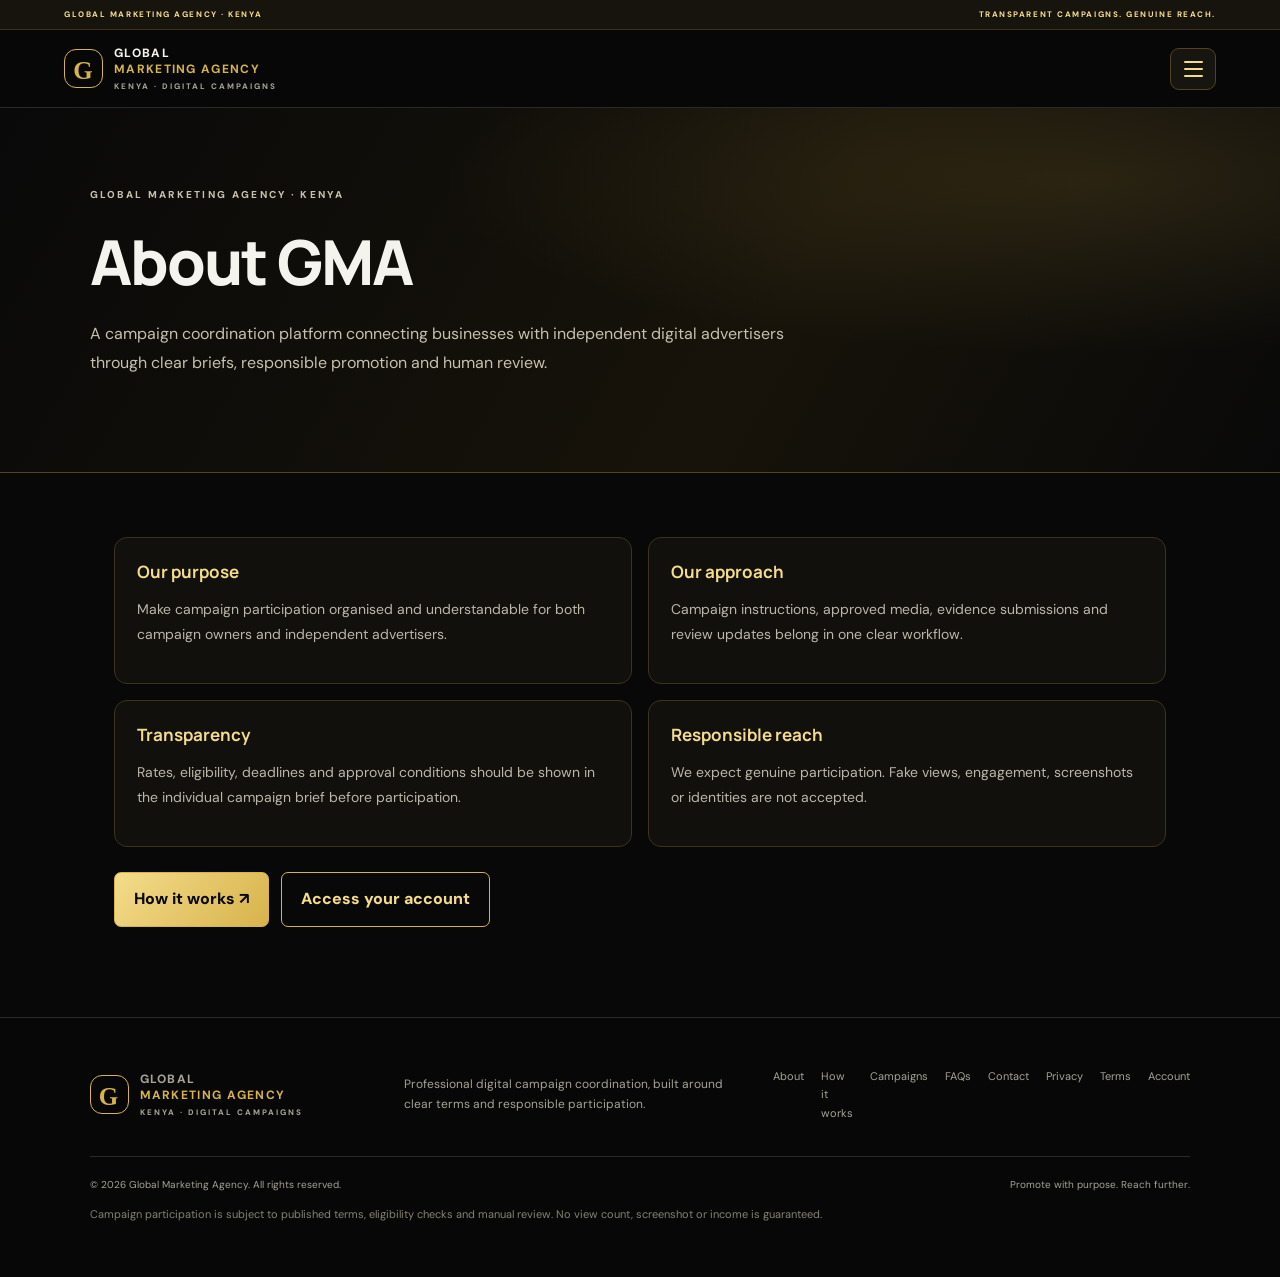
<file: about.html>
<!doctype html><html lang="en"><head><meta charset="utf-8"><meta name="viewport" content="width=device-width,initial-scale=1"><meta name="theme-color" content="#080808"><meta name="description" content="A campaign coordination platform connecting businesses with independent digital advertisers through clear briefs, responsible promotion and human review."><title>About GMA | Global Marketing Agency</title><link rel="preconnect" href="https://fonts.googleapis.com"><link rel="preconnect" href="https://fonts.gstatic.com" crossorigin><link href="https://fonts.googleapis.com/css2?family=DM+Sans:wght@400;500;600;700&family=Manrope:wght@400;500;600;700;800&display=swap" rel="stylesheet"><link rel="stylesheet" href="styles.css"><style>.page-hero{padding:78px max(7%,calc((100% - var(--max))/2));background:radial-gradient(ellipse at 85% 20%,#d7b34b20,transparent 42%),linear-gradient(120deg,#090909,#17130a 60%,#090909);border-bottom:1px solid #55431e}.page-hero h1{font:800 clamp(38px,5vw,62px) Manrope;letter-spacing:-2px;margin:10px 0}.page-hero p{max-width:720px;color:#c8c0ae;line-height:1.8}.page-content{max-width:var(--max);margin:auto;padding:64px 5% 90px}.page-content h2{font:800 25px Manrope;margin:30px 0 10px}.page-content p,.page-content li{color:#bcb6a8;line-height:1.8;font-size:14px}.page-content .page-grid{display:grid;grid-template-columns:repeat(2,minmax(0,1fr));gap:16px}.page-tile{background:#11100d;border:1px solid #3c321d;border-radius:13px;padding:22px}.page-tile h3{color:var(--gold2);font:700 17px Manrope;margin:0 0 8px}.page-actions{display:flex;gap:12px;flex-wrap:wrap;margin-top:25px}@media(max-width:700px){.page-hero{padding:55px 20px}.page-content{padding:45px 20px 65px}.page-content .page-grid{grid-template-columns:1fr}}</style></head><body><div class="announcement-bar"><span>GLOBAL MARKETING AGENCY · KENYA</span><span>TRANSPARENT CAMPAIGNS. GENUINE REACH.</span></div>
<header class="topbar"><a class="brand" href="index.html"><span class="mark">G</span><span class="brand-copy">GLOBAL <b>MARKETING AGENCY</b><small>KENYA · DIGITAL CAMPAIGNS</small></span></a><button class="menu-toggle" id="menuToggle" type="button" aria-label="Open navigation" aria-expanded="false" aria-controls="primaryNav"><span></span><span></span><span></span></button><nav id="primaryNav" aria-label="Main navigation"><a href="index.html">Home</a><a href="about.html">About</a><a href="how-it-works.html">How it works</a><a href="campaigns.html">Campaigns</a><a href="faqs.html">FAQs</a><a href="contact.html">Contact</a><a href="index.html#auth">Member access</a></nav></header><main><section class="page-hero"><p class="eyebrow">GLOBAL MARKETING AGENCY · KENYA</p><h1>About GMA</h1><p>A campaign coordination platform connecting businesses with independent digital advertisers through clear briefs, responsible promotion and human review.</p></section><section class="page-content"><div class="page-grid"><article class="page-tile"><h3>Our purpose</h3><p>Make campaign participation organised and understandable for both campaign owners and independent advertisers.</p></article><article class="page-tile"><h3>Our approach</h3><p>Campaign instructions, approved media, evidence submissions and review updates belong in one clear workflow.</p></article><article class="page-tile"><h3>Transparency</h3><p>Rates, eligibility, deadlines and approval conditions should be shown in the individual campaign brief before participation.</p></article><article class="page-tile"><h3>Responsible reach</h3><p>We expect genuine participation. Fake views, engagement, screenshots or identities are not accepted.</p></article></div><div class="page-actions"><a class="btn" href="how-it-works.html">How it works ↗</a><a class="btn ghost" href="index.html#auth">Access your account</a></div></section></main><footer><div class="footer-main"><a class="brand" href="index.html"><span class="mark">G</span><span class="brand-copy">GLOBAL <b>MARKETING AGENCY</b><small>KENYA · DIGITAL CAMPAIGNS</small></span></a><p>Professional digital campaign coordination, built around clear terms and responsible participation.</p><div class="footer-links"><a href="about.html">About</a><a href="how-it-works.html">How it works</a><a href="campaigns.html">Campaigns</a><a href="faqs.html">FAQs</a><a href="contact.html">Contact</a><a href="privacy.html">Privacy</a><a href="terms.html">Terms</a><a href="index.html#auth">Account</a></div></div><div class="footer-bottom"><span>© <span class="year"></span> Global Marketing Agency. All rights reserved.</span><span>Promote with purpose. Reach further.</span></div><p class="fine">Campaign participation is subject to published terms, eligibility checks and manual review. No view count, screenshot or income is guaranteed.</p></footer><script>document.querySelectorAll('.year').forEach(e=>e.textContent=new Date().getFullYear());const t=document.getElementById('menuToggle'),n=document.getElementById('primaryNav');t.addEventListener('click',()=>{const o=t.getAttribute('aria-expanded')!=='true';t.setAttribute('aria-expanded',String(o));t.setAttribute('aria-label',o?'Close navigation':'Open navigation');n.classList.toggle('is-open',o)});n.querySelectorAll('a').forEach(a=>a.addEventListener('click',()=>{t.setAttribute('aria-expanded','false');n.classList.remove('is-open')}));</script></body></html>
</file>
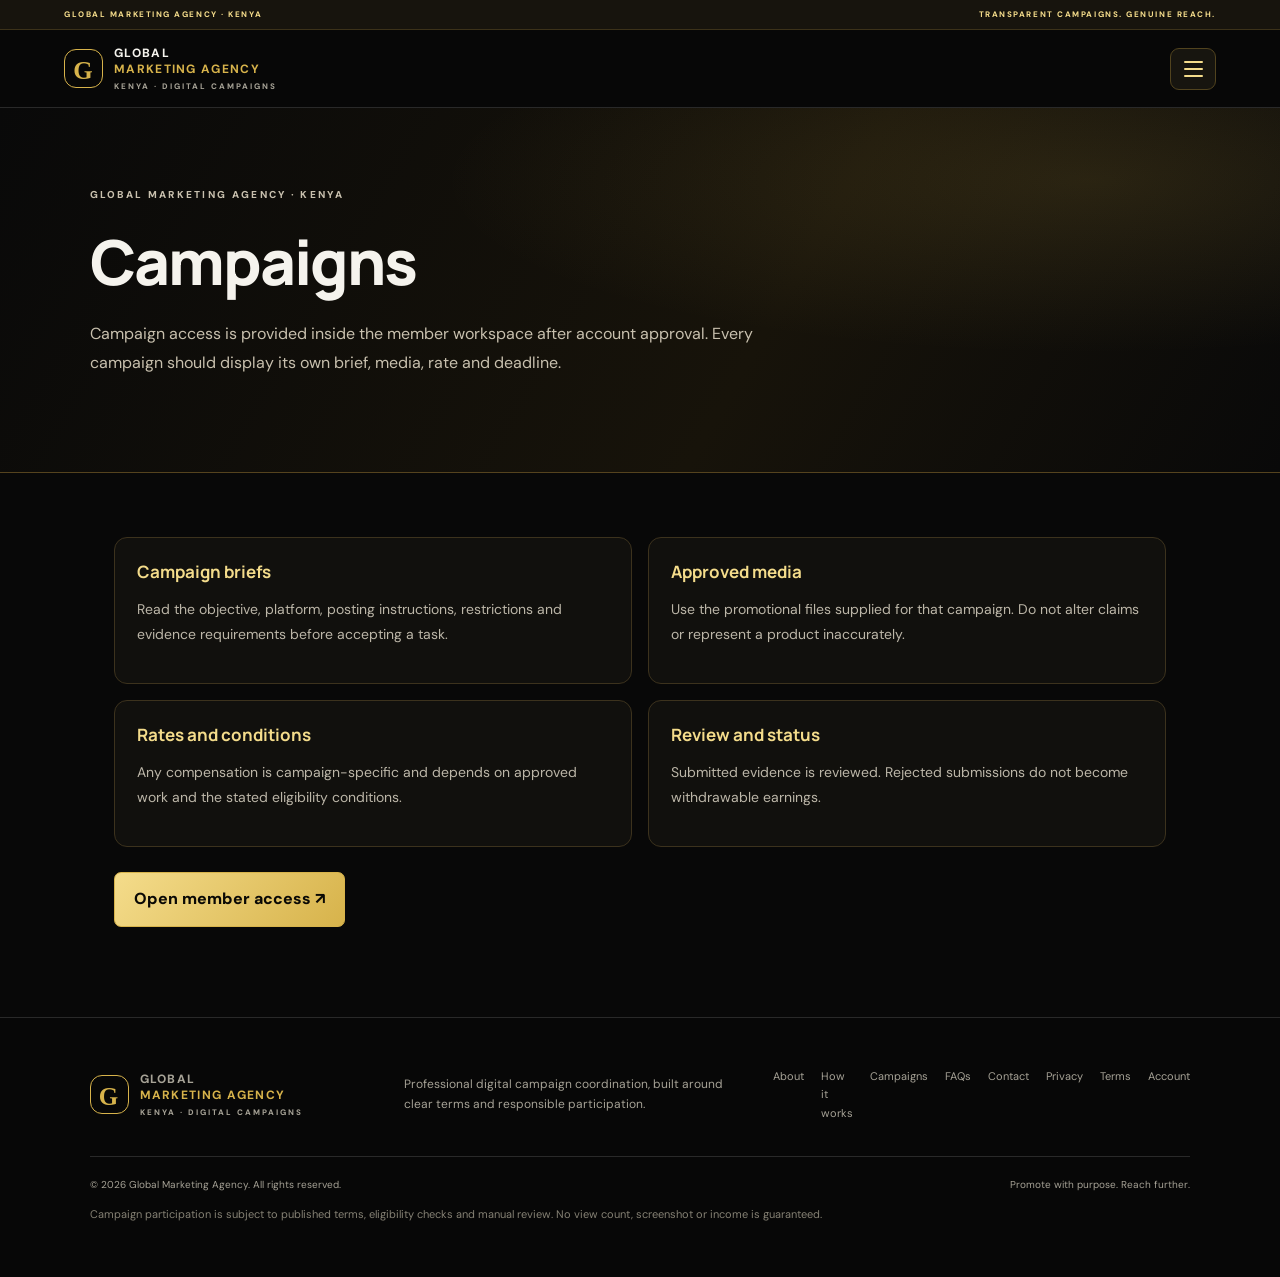
<file: campaigns.html>
<!doctype html><html lang="en"><head><meta charset="utf-8"><meta name="viewport" content="width=device-width,initial-scale=1"><meta name="theme-color" content="#080808"><meta name="description" content="Campaign access is provided inside the member workspace after account approval. Every campaign should display its own brief, media, rate and deadline."><title>Campaigns | Global Marketing Agency</title><link rel="preconnect" href="https://fonts.googleapis.com"><link rel="preconnect" href="https://fonts.gstatic.com" crossorigin><link href="https://fonts.googleapis.com/css2?family=DM+Sans:wght@400;500;600;700&family=Manrope:wght@400;500;600;700;800&display=swap" rel="stylesheet"><link rel="stylesheet" href="styles.css"><style>.page-hero{padding:78px max(7%,calc((100% - var(--max))/2));background:radial-gradient(ellipse at 85% 20%,#d7b34b20,transparent 42%),linear-gradient(120deg,#090909,#17130a 60%,#090909);border-bottom:1px solid #55431e}.page-hero h1{font:800 clamp(38px,5vw,62px) Manrope;letter-spacing:-2px;margin:10px 0}.page-hero p{max-width:720px;color:#c8c0ae;line-height:1.8}.page-content{max-width:var(--max);margin:auto;padding:64px 5% 90px}.page-content h2{font:800 25px Manrope;margin:30px 0 10px}.page-content p,.page-content li{color:#bcb6a8;line-height:1.8;font-size:14px}.page-content .page-grid{display:grid;grid-template-columns:repeat(2,minmax(0,1fr));gap:16px}.page-tile{background:#11100d;border:1px solid #3c321d;border-radius:13px;padding:22px}.page-tile h3{color:var(--gold2);font:700 17px Manrope;margin:0 0 8px}.page-actions{display:flex;gap:12px;flex-wrap:wrap;margin-top:25px}@media(max-width:700px){.page-hero{padding:55px 20px}.page-content{padding:45px 20px 65px}.page-content .page-grid{grid-template-columns:1fr}}</style></head><body><div class="announcement-bar"><span>GLOBAL MARKETING AGENCY · KENYA</span><span>TRANSPARENT CAMPAIGNS. GENUINE REACH.</span></div>
<header class="topbar"><a class="brand" href="index.html"><span class="mark">G</span><span class="brand-copy">GLOBAL <b>MARKETING AGENCY</b><small>KENYA · DIGITAL CAMPAIGNS</small></span></a><button class="menu-toggle" id="menuToggle" type="button" aria-label="Open navigation" aria-expanded="false" aria-controls="primaryNav"><span></span><span></span><span></span></button><nav id="primaryNav" aria-label="Main navigation"><a href="index.html">Home</a><a href="about.html">About</a><a href="how-it-works.html">How it works</a><a href="campaigns.html">Campaigns</a><a href="faqs.html">FAQs</a><a href="contact.html">Contact</a><a href="index.html#auth">Member access</a></nav></header><main><section class="page-hero"><p class="eyebrow">GLOBAL MARKETING AGENCY · KENYA</p><h1>Campaigns</h1><p>Campaign access is provided inside the member workspace after account approval. Every campaign should display its own brief, media, rate and deadline.</p></section><section class="page-content"><div class="page-grid"><article class="page-tile"><h3>Campaign briefs</h3><p>Read the objective, platform, posting instructions, restrictions and evidence requirements before accepting a task.</p></article><article class="page-tile"><h3>Approved media</h3><p>Use the promotional files supplied for that campaign. Do not alter claims or represent a product inaccurately.</p></article><article class="page-tile"><h3>Rates and conditions</h3><p>Any compensation is campaign-specific and depends on approved work and the stated eligibility conditions.</p></article><article class="page-tile"><h3>Review and status</h3><p>Submitted evidence is reviewed. Rejected submissions do not become withdrawable earnings.</p></article></div><div class="page-actions"><a class="btn" href="index.html#auth">Open member access ↗</a></div></section></main><footer><div class="footer-main"><a class="brand" href="index.html"><span class="mark">G</span><span class="brand-copy">GLOBAL <b>MARKETING AGENCY</b><small>KENYA · DIGITAL CAMPAIGNS</small></span></a><p>Professional digital campaign coordination, built around clear terms and responsible participation.</p><div class="footer-links"><a href="about.html">About</a><a href="how-it-works.html">How it works</a><a href="campaigns.html">Campaigns</a><a href="faqs.html">FAQs</a><a href="contact.html">Contact</a><a href="privacy.html">Privacy</a><a href="terms.html">Terms</a><a href="index.html#auth">Account</a></div></div><div class="footer-bottom"><span>© <span class="year"></span> Global Marketing Agency. All rights reserved.</span><span>Promote with purpose. Reach further.</span></div><p class="fine">Campaign participation is subject to published terms, eligibility checks and manual review. No view count, screenshot or income is guaranteed.</p></footer><script>document.querySelectorAll('.year').forEach(e=>e.textContent=new Date().getFullYear());const t=document.getElementById('menuToggle'),n=document.getElementById('primaryNav');t.addEventListener('click',()=>{const o=t.getAttribute('aria-expanded')!=='true';t.setAttribute('aria-expanded',String(o));t.setAttribute('aria-label',o?'Close navigation':'Open navigation');n.classList.toggle('is-open',o)});n.querySelectorAll('a').forEach(a=>a.addEventListener('click',()=>{t.setAttribute('aria-expanded','false');n.classList.remove('is-open')}));</script></body></html>
</file>
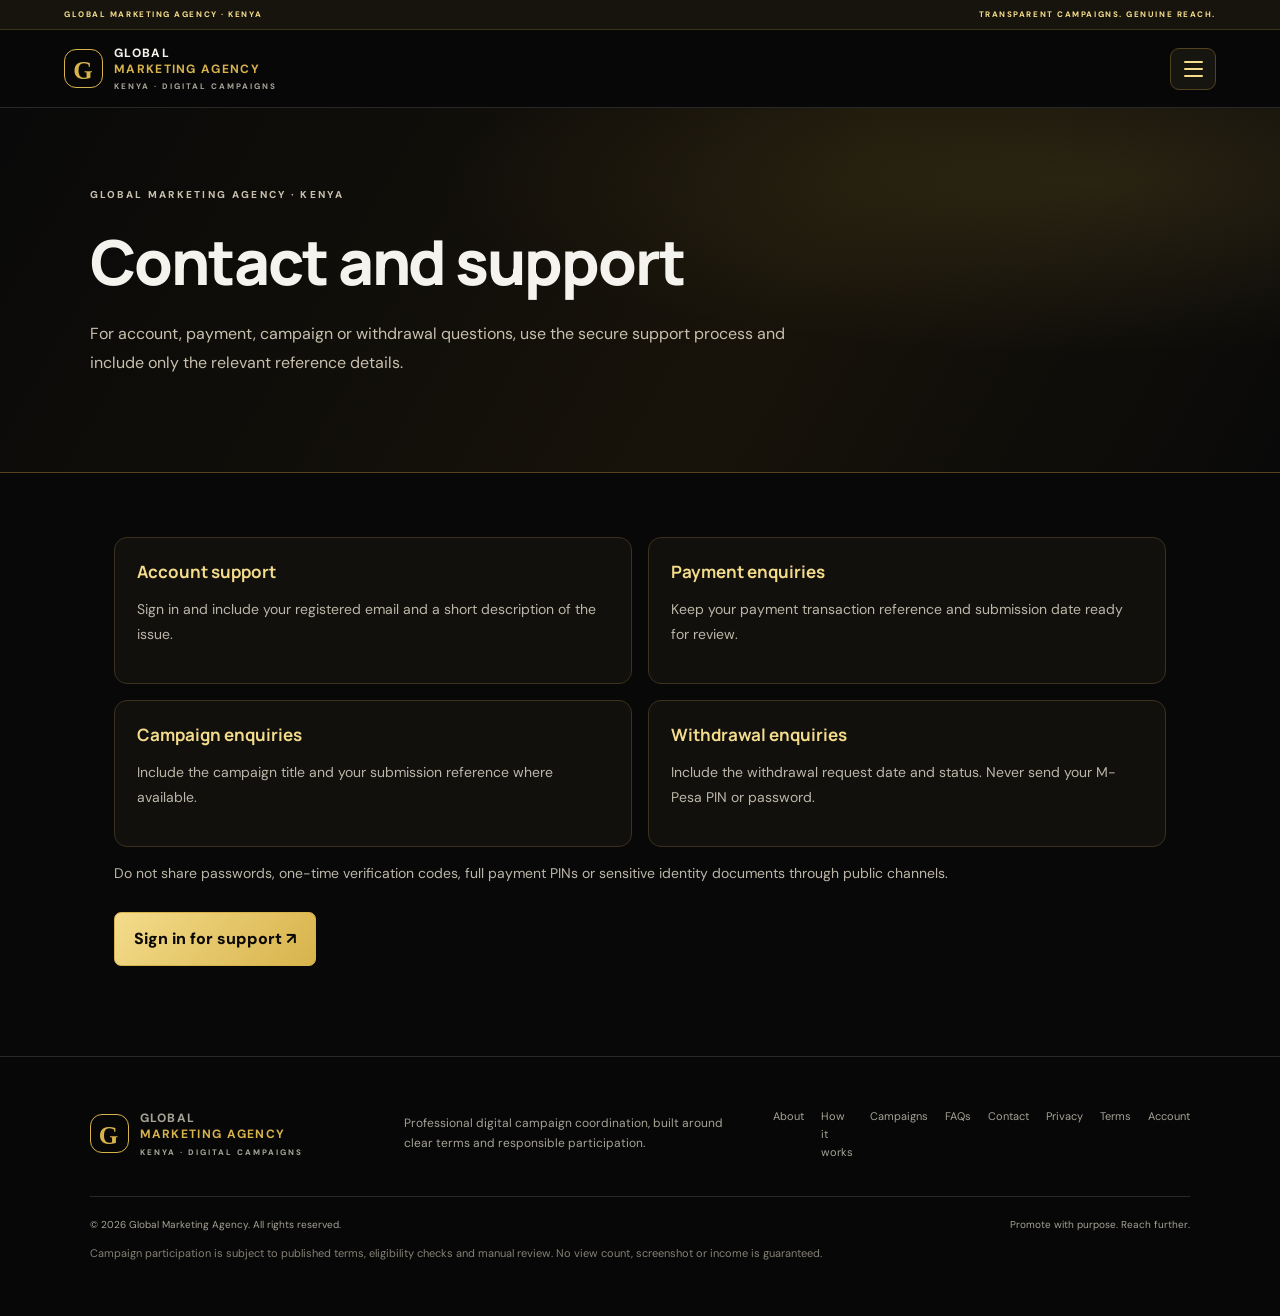
<file: contact.html>
<!doctype html><html lang="en"><head><meta charset="utf-8"><meta name="viewport" content="width=device-width,initial-scale=1"><meta name="theme-color" content="#080808"><meta name="description" content="For account, payment, campaign or withdrawal questions, use the secure support process and include only the relevant reference details."><title>Contact and support | Global Marketing Agency</title><link rel="preconnect" href="https://fonts.googleapis.com"><link rel="preconnect" href="https://fonts.gstatic.com" crossorigin><link href="https://fonts.googleapis.com/css2?family=DM+Sans:wght@400;500;600;700&family=Manrope:wght@400;500;600;700;800&display=swap" rel="stylesheet"><link rel="stylesheet" href="styles.css"><style>.page-hero{padding:78px max(7%,calc((100% - var(--max))/2));background:radial-gradient(ellipse at 85% 20%,#d7b34b20,transparent 42%),linear-gradient(120deg,#090909,#17130a 60%,#090909);border-bottom:1px solid #55431e}.page-hero h1{font:800 clamp(38px,5vw,62px) Manrope;letter-spacing:-2px;margin:10px 0}.page-hero p{max-width:720px;color:#c8c0ae;line-height:1.8}.page-content{max-width:var(--max);margin:auto;padding:64px 5% 90px}.page-content h2{font:800 25px Manrope;margin:30px 0 10px}.page-content p,.page-content li{color:#bcb6a8;line-height:1.8;font-size:14px}.page-content .page-grid{display:grid;grid-template-columns:repeat(2,minmax(0,1fr));gap:16px}.page-tile{background:#11100d;border:1px solid #3c321d;border-radius:13px;padding:22px}.page-tile h3{color:var(--gold2);font:700 17px Manrope;margin:0 0 8px}.page-actions{display:flex;gap:12px;flex-wrap:wrap;margin-top:25px}@media(max-width:700px){.page-hero{padding:55px 20px}.page-content{padding:45px 20px 65px}.page-content .page-grid{grid-template-columns:1fr}}</style></head><body><div class="announcement-bar"><span>GLOBAL MARKETING AGENCY · KENYA</span><span>TRANSPARENT CAMPAIGNS. GENUINE REACH.</span></div>
<header class="topbar"><a class="brand" href="index.html"><span class="mark">G</span><span class="brand-copy">GLOBAL <b>MARKETING AGENCY</b><small>KENYA · DIGITAL CAMPAIGNS</small></span></a><button class="menu-toggle" id="menuToggle" type="button" aria-label="Open navigation" aria-expanded="false" aria-controls="primaryNav"><span></span><span></span><span></span></button><nav id="primaryNav" aria-label="Main navigation"><a href="index.html">Home</a><a href="about.html">About</a><a href="how-it-works.html">How it works</a><a href="campaigns.html">Campaigns</a><a href="faqs.html">FAQs</a><a href="contact.html">Contact</a><a href="index.html#auth">Member access</a></nav></header><main><section class="page-hero"><p class="eyebrow">GLOBAL MARKETING AGENCY · KENYA</p><h1>Contact and support</h1><p>For account, payment, campaign or withdrawal questions, use the secure support process and include only the relevant reference details.</p></section><section class="page-content"><div class="page-grid"><article class="page-tile"><h3>Account support</h3><p>Sign in and include your registered email and a short description of the issue.</p></article><article class="page-tile"><h3>Payment enquiries</h3><p>Keep your payment transaction reference and submission date ready for review.</p></article><article class="page-tile"><h3>Campaign enquiries</h3><p>Include the campaign title and your submission reference where available.</p></article><article class="page-tile"><h3>Withdrawal enquiries</h3><p>Include the withdrawal request date and status. Never send your M-Pesa PIN or password.</p></article></div><p>Do not share passwords, one-time verification codes, full payment PINs or sensitive identity documents through public channels.</p><div class="page-actions"><a class="btn" href="index.html#auth">Sign in for support ↗</a></div></section></main><footer><div class="footer-main"><a class="brand" href="index.html"><span class="mark">G</span><span class="brand-copy">GLOBAL <b>MARKETING AGENCY</b><small>KENYA · DIGITAL CAMPAIGNS</small></span></a><p>Professional digital campaign coordination, built around clear terms and responsible participation.</p><div class="footer-links"><a href="about.html">About</a><a href="how-it-works.html">How it works</a><a href="campaigns.html">Campaigns</a><a href="faqs.html">FAQs</a><a href="contact.html">Contact</a><a href="privacy.html">Privacy</a><a href="terms.html">Terms</a><a href="index.html#auth">Account</a></div></div><div class="footer-bottom"><span>© <span class="year"></span> Global Marketing Agency. All rights reserved.</span><span>Promote with purpose. Reach further.</span></div><p class="fine">Campaign participation is subject to published terms, eligibility checks and manual review. No view count, screenshot or income is guaranteed.</p></footer><script>document.querySelectorAll('.year').forEach(e=>e.textContent=new Date().getFullYear());const t=document.getElementById('menuToggle'),n=document.getElementById('primaryNav');t.addEventListener('click',()=>{const o=t.getAttribute('aria-expanded')!=='true';t.setAttribute('aria-expanded',String(o));t.setAttribute('aria-label',o?'Close navigation':'Open navigation');n.classList.toggle('is-open',o)});n.querySelectorAll('a').forEach(a=>a.addEventListener('click',()=>{t.setAttribute('aria-expanded','false');n.classList.remove('is-open')}));</script></body></html>
</file>
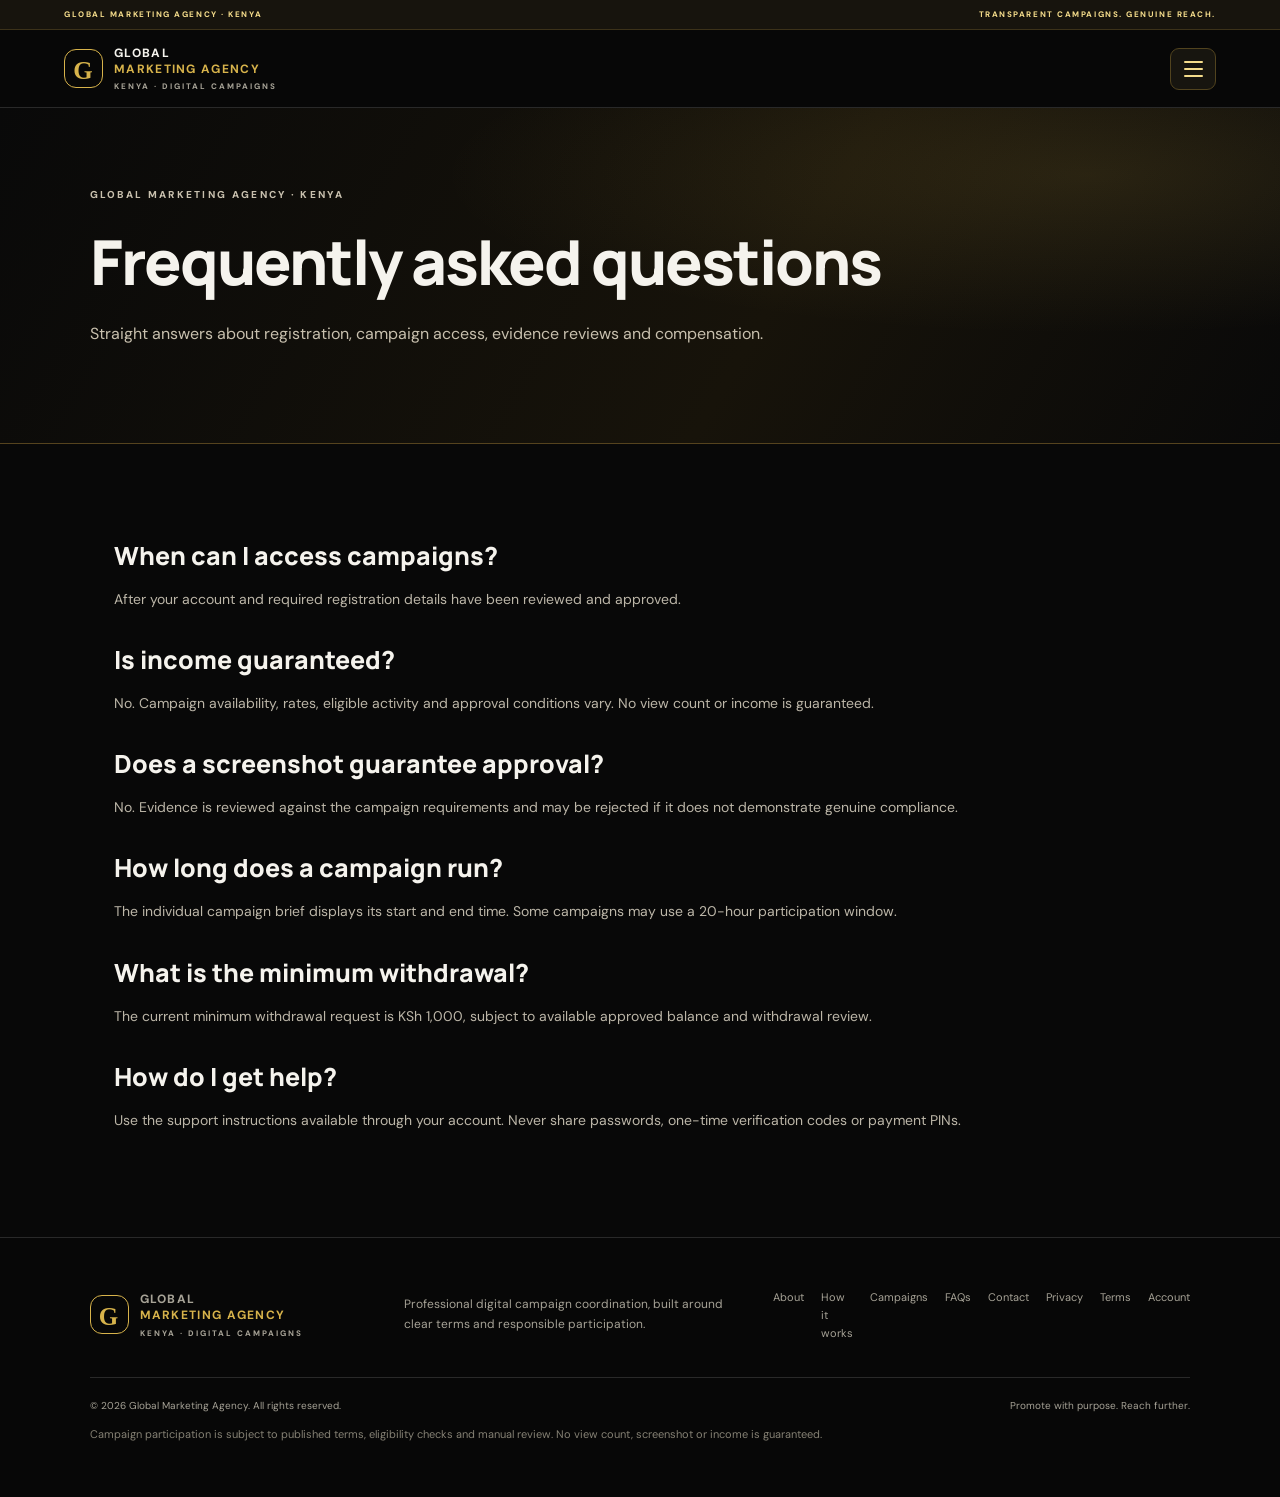
<file: faqs.html>
<!doctype html><html lang="en"><head><meta charset="utf-8"><meta name="viewport" content="width=device-width,initial-scale=1"><meta name="theme-color" content="#080808"><meta name="description" content="Straight answers about registration, campaign access, evidence reviews and compensation."><title>Frequently asked questions | Global Marketing Agency</title><link rel="preconnect" href="https://fonts.googleapis.com"><link rel="preconnect" href="https://fonts.gstatic.com" crossorigin><link href="https://fonts.googleapis.com/css2?family=DM+Sans:wght@400;500;600;700&family=Manrope:wght@400;500;600;700;800&display=swap" rel="stylesheet"><link rel="stylesheet" href="styles.css"><style>.page-hero{padding:78px max(7%,calc((100% - var(--max))/2));background:radial-gradient(ellipse at 85% 20%,#d7b34b20,transparent 42%),linear-gradient(120deg,#090909,#17130a 60%,#090909);border-bottom:1px solid #55431e}.page-hero h1{font:800 clamp(38px,5vw,62px) Manrope;letter-spacing:-2px;margin:10px 0}.page-hero p{max-width:720px;color:#c8c0ae;line-height:1.8}.page-content{max-width:var(--max);margin:auto;padding:64px 5% 90px}.page-content h2{font:800 25px Manrope;margin:30px 0 10px}.page-content p,.page-content li{color:#bcb6a8;line-height:1.8;font-size:14px}.page-content .page-grid{display:grid;grid-template-columns:repeat(2,minmax(0,1fr));gap:16px}.page-tile{background:#11100d;border:1px solid #3c321d;border-radius:13px;padding:22px}.page-tile h3{color:var(--gold2);font:700 17px Manrope;margin:0 0 8px}.page-actions{display:flex;gap:12px;flex-wrap:wrap;margin-top:25px}@media(max-width:700px){.page-hero{padding:55px 20px}.page-content{padding:45px 20px 65px}.page-content .page-grid{grid-template-columns:1fr}}</style></head><body><div class="announcement-bar"><span>GLOBAL MARKETING AGENCY · KENYA</span><span>TRANSPARENT CAMPAIGNS. GENUINE REACH.</span></div>
<header class="topbar"><a class="brand" href="index.html"><span class="mark">G</span><span class="brand-copy">GLOBAL <b>MARKETING AGENCY</b><small>KENYA · DIGITAL CAMPAIGNS</small></span></a><button class="menu-toggle" id="menuToggle" type="button" aria-label="Open navigation" aria-expanded="false" aria-controls="primaryNav"><span></span><span></span><span></span></button><nav id="primaryNav" aria-label="Main navigation"><a href="index.html">Home</a><a href="about.html">About</a><a href="how-it-works.html">How it works</a><a href="campaigns.html">Campaigns</a><a href="faqs.html">FAQs</a><a href="contact.html">Contact</a><a href="index.html#auth">Member access</a></nav></header><main><section class="page-hero"><p class="eyebrow">GLOBAL MARKETING AGENCY · KENYA</p><h1>Frequently asked questions</h1><p>Straight answers about registration, campaign access, evidence reviews and compensation.</p></section><section class="page-content"><h2>When can I access campaigns?</h2><p>After your account and required registration details have been reviewed and approved.</p><h2>Is income guaranteed?</h2><p>No. Campaign availability, rates, eligible activity and approval conditions vary. No view count or income is guaranteed.</p><h2>Does a screenshot guarantee approval?</h2><p>No. Evidence is reviewed against the campaign requirements and may be rejected if it does not demonstrate genuine compliance.</p><h2>How long does a campaign run?</h2><p>The individual campaign brief displays its start and end time. Some campaigns may use a 20-hour participation window.</p><h2>What is the minimum withdrawal?</h2><p>The current minimum withdrawal request is KSh 1,000, subject to available approved balance and withdrawal review.</p><h2>How do I get help?</h2><p>Use the support instructions available through your account. Never share passwords, one-time verification codes or payment PINs.</p></section></main><footer><div class="footer-main"><a class="brand" href="index.html"><span class="mark">G</span><span class="brand-copy">GLOBAL <b>MARKETING AGENCY</b><small>KENYA · DIGITAL CAMPAIGNS</small></span></a><p>Professional digital campaign coordination, built around clear terms and responsible participation.</p><div class="footer-links"><a href="about.html">About</a><a href="how-it-works.html">How it works</a><a href="campaigns.html">Campaigns</a><a href="faqs.html">FAQs</a><a href="contact.html">Contact</a><a href="privacy.html">Privacy</a><a href="terms.html">Terms</a><a href="index.html#auth">Account</a></div></div><div class="footer-bottom"><span>© <span class="year"></span> Global Marketing Agency. All rights reserved.</span><span>Promote with purpose. Reach further.</span></div><p class="fine">Campaign participation is subject to published terms, eligibility checks and manual review. No view count, screenshot or income is guaranteed.</p></footer><script>document.querySelectorAll('.year').forEach(e=>e.textContent=new Date().getFullYear());const t=document.getElementById('menuToggle'),n=document.getElementById('primaryNav');t.addEventListener('click',()=>{const o=t.getAttribute('aria-expanded')!=='true';t.setAttribute('aria-expanded',String(o));t.setAttribute('aria-label',o?'Close navigation':'Open navigation');n.classList.toggle('is-open',o)});n.querySelectorAll('a').forEach(a=>a.addEventListener('click',()=>{t.setAttribute('aria-expanded','false');n.classList.remove('is-open')}));</script></body></html>
</file>
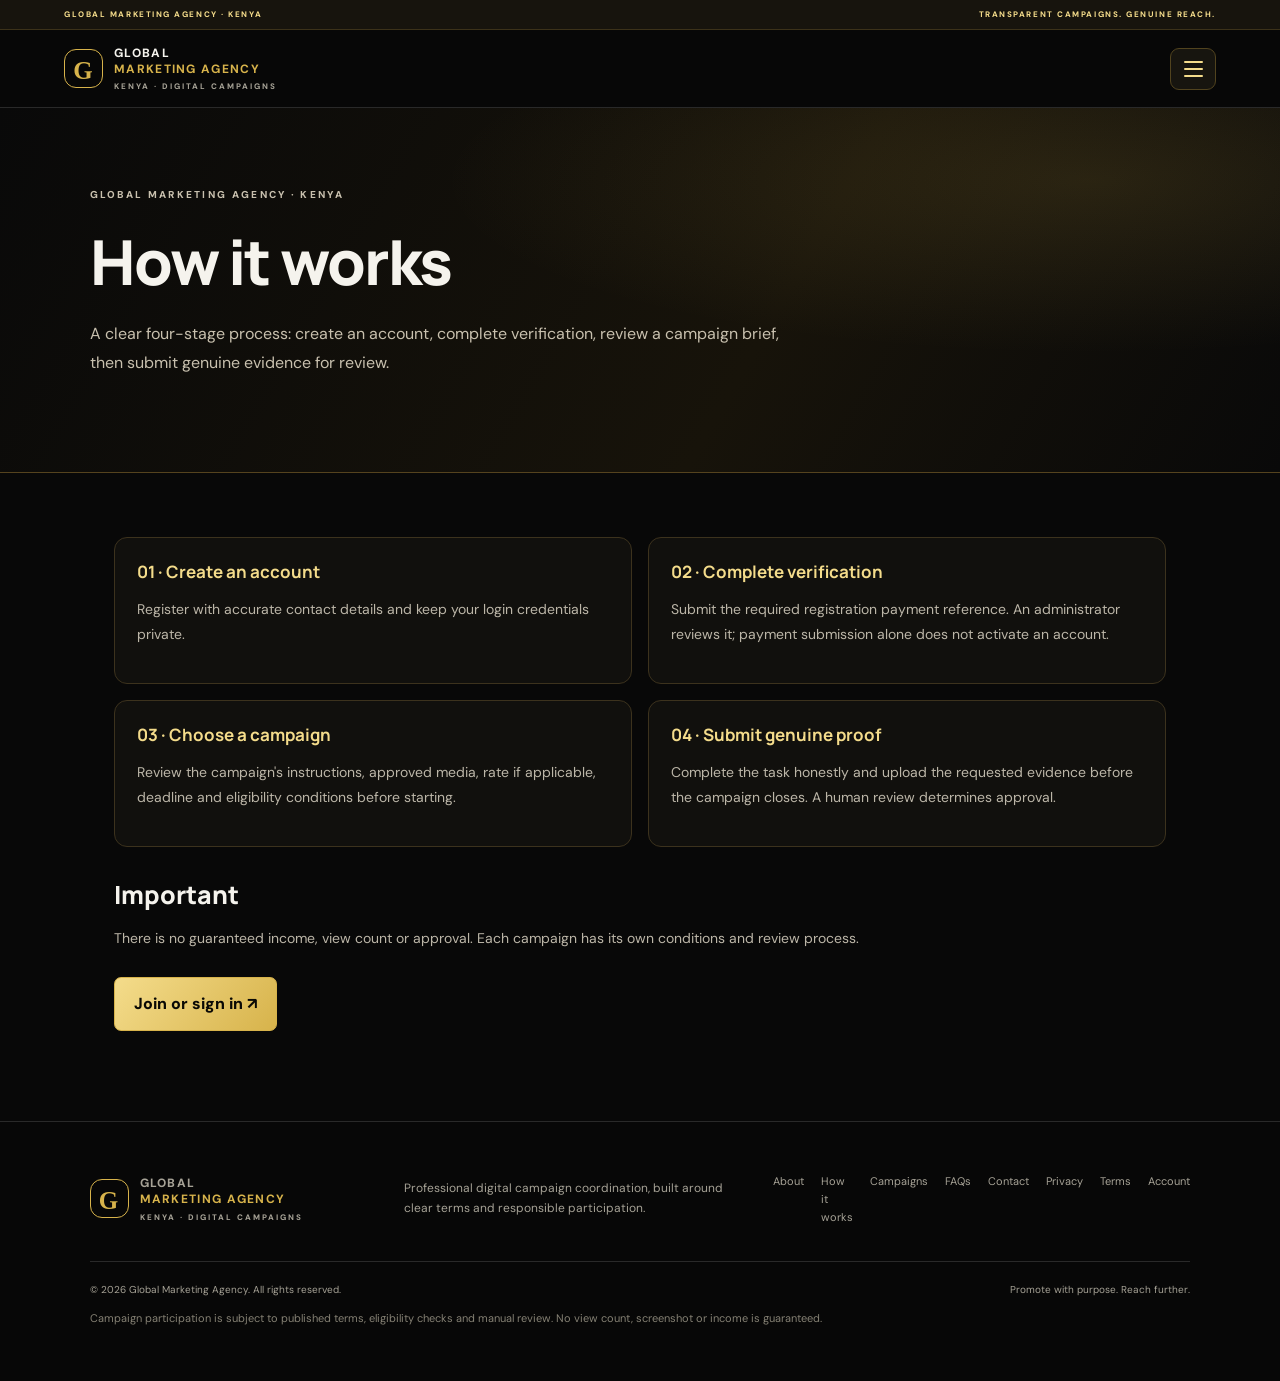
<file: how-it-works.html>
<!doctype html><html lang="en"><head><meta charset="utf-8"><meta name="viewport" content="width=device-width,initial-scale=1"><meta name="theme-color" content="#080808"><meta name="description" content="A clear four-stage process: create an account, complete verification, review a campaign brief, then submit genuine evidence for review."><title>How it works | Global Marketing Agency</title><link rel="preconnect" href="https://fonts.googleapis.com"><link rel="preconnect" href="https://fonts.gstatic.com" crossorigin><link href="https://fonts.googleapis.com/css2?family=DM+Sans:wght@400;500;600;700&family=Manrope:wght@400;500;600;700;800&display=swap" rel="stylesheet"><link rel="stylesheet" href="styles.css"><style>.page-hero{padding:78px max(7%,calc((100% - var(--max))/2));background:radial-gradient(ellipse at 85% 20%,#d7b34b20,transparent 42%),linear-gradient(120deg,#090909,#17130a 60%,#090909);border-bottom:1px solid #55431e}.page-hero h1{font:800 clamp(38px,5vw,62px) Manrope;letter-spacing:-2px;margin:10px 0}.page-hero p{max-width:720px;color:#c8c0ae;line-height:1.8}.page-content{max-width:var(--max);margin:auto;padding:64px 5% 90px}.page-content h2{font:800 25px Manrope;margin:30px 0 10px}.page-content p,.page-content li{color:#bcb6a8;line-height:1.8;font-size:14px}.page-content .page-grid{display:grid;grid-template-columns:repeat(2,minmax(0,1fr));gap:16px}.page-tile{background:#11100d;border:1px solid #3c321d;border-radius:13px;padding:22px}.page-tile h3{color:var(--gold2);font:700 17px Manrope;margin:0 0 8px}.page-actions{display:flex;gap:12px;flex-wrap:wrap;margin-top:25px}@media(max-width:700px){.page-hero{padding:55px 20px}.page-content{padding:45px 20px 65px}.page-content .page-grid{grid-template-columns:1fr}}</style></head><body><div class="announcement-bar"><span>GLOBAL MARKETING AGENCY · KENYA</span><span>TRANSPARENT CAMPAIGNS. GENUINE REACH.</span></div>
<header class="topbar"><a class="brand" href="index.html"><span class="mark">G</span><span class="brand-copy">GLOBAL <b>MARKETING AGENCY</b><small>KENYA · DIGITAL CAMPAIGNS</small></span></a><button class="menu-toggle" id="menuToggle" type="button" aria-label="Open navigation" aria-expanded="false" aria-controls="primaryNav"><span></span><span></span><span></span></button><nav id="primaryNav" aria-label="Main navigation"><a href="index.html">Home</a><a href="about.html">About</a><a href="how-it-works.html">How it works</a><a href="campaigns.html">Campaigns</a><a href="faqs.html">FAQs</a><a href="contact.html">Contact</a><a href="index.html#auth">Member access</a></nav></header><main><section class="page-hero"><p class="eyebrow">GLOBAL MARKETING AGENCY · KENYA</p><h1>How it works</h1><p>A clear four-stage process: create an account, complete verification, review a campaign brief, then submit genuine evidence for review.</p></section><section class="page-content"><div class="page-grid"><article class="page-tile"><h3>01 · Create an account</h3><p>Register with accurate contact details and keep your login credentials private.</p></article><article class="page-tile"><h3>02 · Complete verification</h3><p>Submit the required registration payment reference. An administrator reviews it; payment submission alone does not activate an account.</p></article><article class="page-tile"><h3>03 · Choose a campaign</h3><p>Review the campaign's instructions, approved media, rate if applicable, deadline and eligibility conditions before starting.</p></article><article class="page-tile"><h3>04 · Submit genuine proof</h3><p>Complete the task honestly and upload the requested evidence before the campaign closes. A human review determines approval.</p></article></div><h2>Important</h2><p>There is no guaranteed income, view count or approval. Each campaign has its own conditions and review process.</p><div class="page-actions"><a class="btn" href="index.html#auth">Join or sign in ↗</a></div></section></main><footer><div class="footer-main"><a class="brand" href="index.html"><span class="mark">G</span><span class="brand-copy">GLOBAL <b>MARKETING AGENCY</b><small>KENYA · DIGITAL CAMPAIGNS</small></span></a><p>Professional digital campaign coordination, built around clear terms and responsible participation.</p><div class="footer-links"><a href="about.html">About</a><a href="how-it-works.html">How it works</a><a href="campaigns.html">Campaigns</a><a href="faqs.html">FAQs</a><a href="contact.html">Contact</a><a href="privacy.html">Privacy</a><a href="terms.html">Terms</a><a href="index.html#auth">Account</a></div></div><div class="footer-bottom"><span>© <span class="year"></span> Global Marketing Agency. All rights reserved.</span><span>Promote with purpose. Reach further.</span></div><p class="fine">Campaign participation is subject to published terms, eligibility checks and manual review. No view count, screenshot or income is guaranteed.</p></footer><script>document.querySelectorAll('.year').forEach(e=>e.textContent=new Date().getFullYear());const t=document.getElementById('menuToggle'),n=document.getElementById('primaryNav');t.addEventListener('click',()=>{const o=t.getAttribute('aria-expanded')!=='true';t.setAttribute('aria-expanded',String(o));t.setAttribute('aria-label',o?'Close navigation':'Open navigation');n.classList.toggle('is-open',o)});n.querySelectorAll('a').forEach(a=>a.addEventListener('click',()=>{t.setAttribute('aria-expanded','false');n.classList.remove('is-open')}));</script></body></html>
</file>
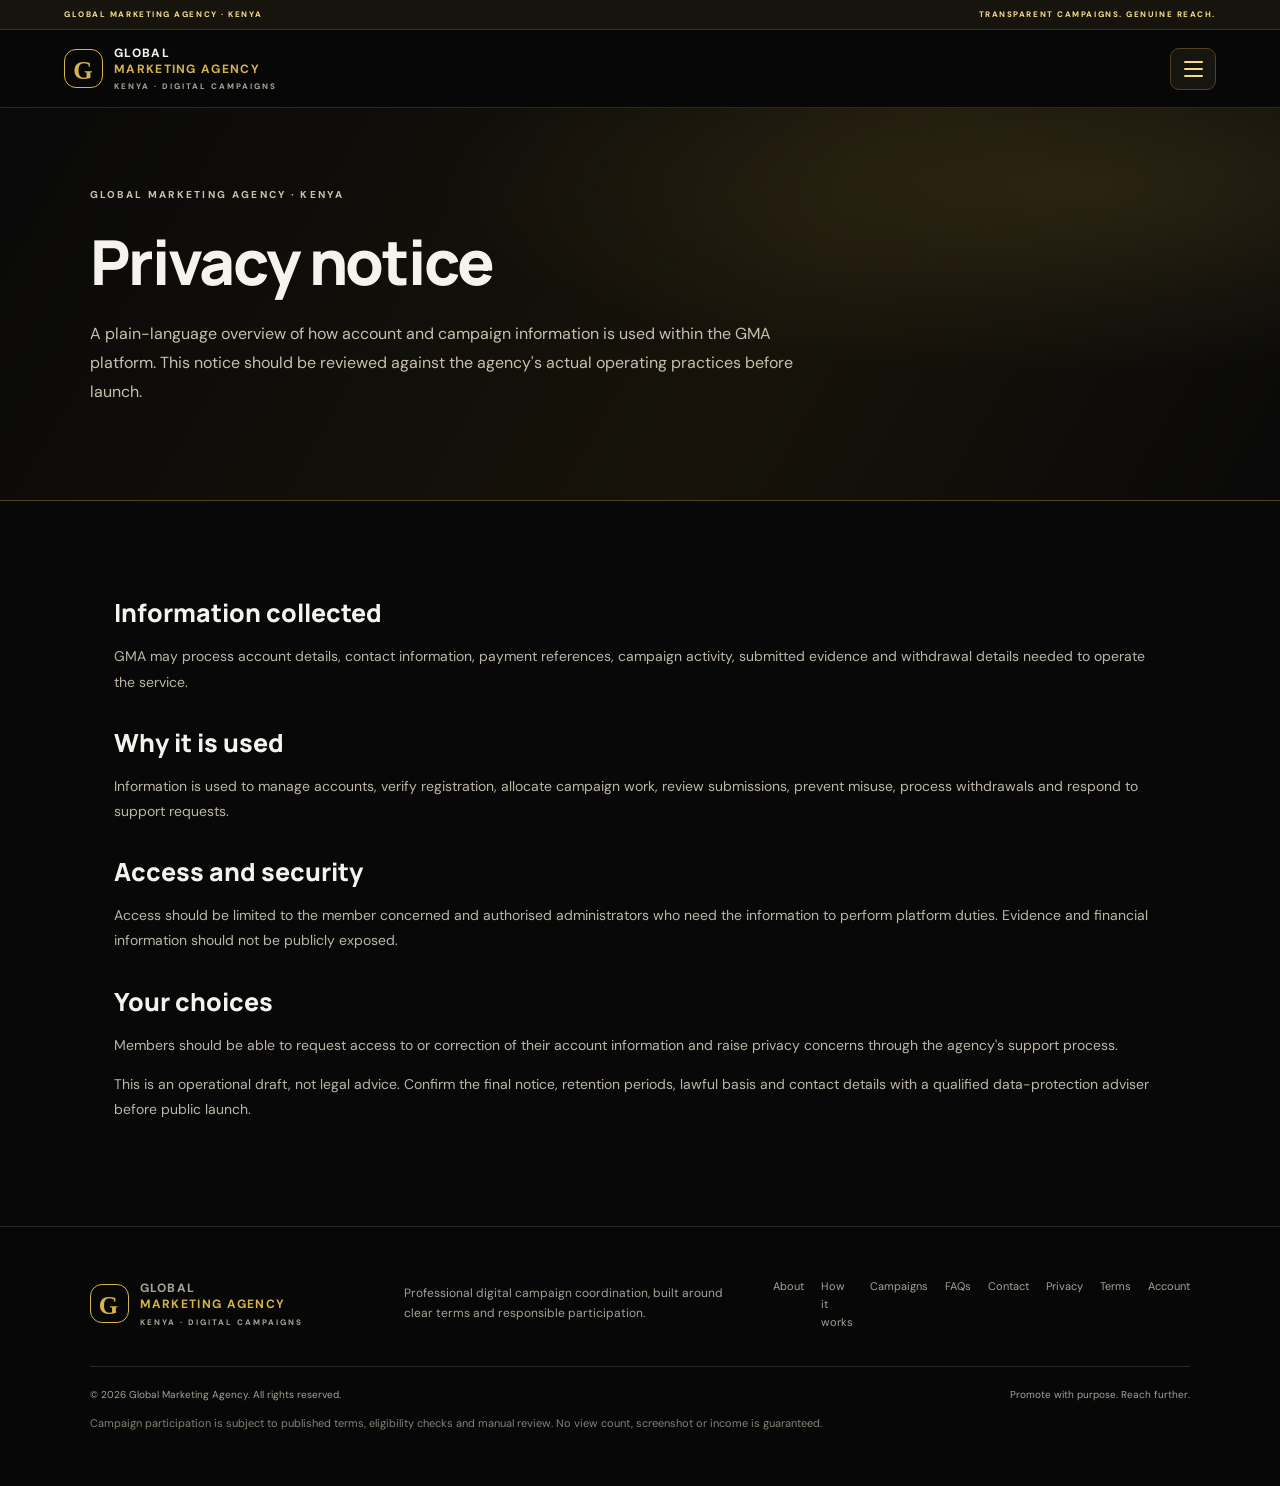
<file: privacy.html>
<!doctype html><html lang="en"><head><meta charset="utf-8"><meta name="viewport" content="width=device-width,initial-scale=1"><meta name="theme-color" content="#080808"><meta name="description" content="A plain-language overview of how account and campaign information is used within the GMA platform. This notice should be reviewed against the agency's actual operating practices before launch."><title>Privacy notice | Global Marketing Agency</title><link rel="preconnect" href="https://fonts.googleapis.com"><link rel="preconnect" href="https://fonts.gstatic.com" crossorigin><link href="https://fonts.googleapis.com/css2?family=DM+Sans:wght@400;500;600;700&family=Manrope:wght@400;500;600;700;800&display=swap" rel="stylesheet"><link rel="stylesheet" href="styles.css"><style>.page-hero{padding:78px max(7%,calc((100% - var(--max))/2));background:radial-gradient(ellipse at 85% 20%,#d7b34b20,transparent 42%),linear-gradient(120deg,#090909,#17130a 60%,#090909);border-bottom:1px solid #55431e}.page-hero h1{font:800 clamp(38px,5vw,62px) Manrope;letter-spacing:-2px;margin:10px 0}.page-hero p{max-width:720px;color:#c8c0ae;line-height:1.8}.page-content{max-width:var(--max);margin:auto;padding:64px 5% 90px}.page-content h2{font:800 25px Manrope;margin:30px 0 10px}.page-content p,.page-content li{color:#bcb6a8;line-height:1.8;font-size:14px}.page-content .page-grid{display:grid;grid-template-columns:repeat(2,minmax(0,1fr));gap:16px}.page-tile{background:#11100d;border:1px solid #3c321d;border-radius:13px;padding:22px}.page-tile h3{color:var(--gold2);font:700 17px Manrope;margin:0 0 8px}.page-actions{display:flex;gap:12px;flex-wrap:wrap;margin-top:25px}@media(max-width:700px){.page-hero{padding:55px 20px}.page-content{padding:45px 20px 65px}.page-content .page-grid{grid-template-columns:1fr}}</style></head><body><div class="announcement-bar"><span>GLOBAL MARKETING AGENCY · KENYA</span><span>TRANSPARENT CAMPAIGNS. GENUINE REACH.</span></div>
<header class="topbar"><a class="brand" href="index.html"><span class="mark">G</span><span class="brand-copy">GLOBAL <b>MARKETING AGENCY</b><small>KENYA · DIGITAL CAMPAIGNS</small></span></a><button class="menu-toggle" id="menuToggle" type="button" aria-label="Open navigation" aria-expanded="false" aria-controls="primaryNav"><span></span><span></span><span></span></button><nav id="primaryNav" aria-label="Main navigation"><a href="index.html">Home</a><a href="about.html">About</a><a href="how-it-works.html">How it works</a><a href="campaigns.html">Campaigns</a><a href="faqs.html">FAQs</a><a href="contact.html">Contact</a><a href="index.html#auth">Member access</a></nav></header><main><section class="page-hero"><p class="eyebrow">GLOBAL MARKETING AGENCY · KENYA</p><h1>Privacy notice</h1><p>A plain-language overview of how account and campaign information is used within the GMA platform. This notice should be reviewed against the agency's actual operating practices before launch.</p></section><section class="page-content"><h2>Information collected</h2><p>GMA may process account details, contact information, payment references, campaign activity, submitted evidence and withdrawal details needed to operate the service.</p><h2>Why it is used</h2><p>Information is used to manage accounts, verify registration, allocate campaign work, review submissions, prevent misuse, process withdrawals and respond to support requests.</p><h2>Access and security</h2><p>Access should be limited to the member concerned and authorised administrators who need the information to perform platform duties. Evidence and financial information should not be publicly exposed.</p><h2>Your choices</h2><p>Members should be able to request access to or correction of their account information and raise privacy concerns through the agency's support process.</p><p class="fine">This is an operational draft, not legal advice. Confirm the final notice, retention periods, lawful basis and contact details with a qualified data-protection adviser before public launch.</p></section></main><footer><div class="footer-main"><a class="brand" href="index.html"><span class="mark">G</span><span class="brand-copy">GLOBAL <b>MARKETING AGENCY</b><small>KENYA · DIGITAL CAMPAIGNS</small></span></a><p>Professional digital campaign coordination, built around clear terms and responsible participation.</p><div class="footer-links"><a href="about.html">About</a><a href="how-it-works.html">How it works</a><a href="campaigns.html">Campaigns</a><a href="faqs.html">FAQs</a><a href="contact.html">Contact</a><a href="privacy.html">Privacy</a><a href="terms.html">Terms</a><a href="index.html#auth">Account</a></div></div><div class="footer-bottom"><span>© <span class="year"></span> Global Marketing Agency. All rights reserved.</span><span>Promote with purpose. Reach further.</span></div><p class="fine">Campaign participation is subject to published terms, eligibility checks and manual review. No view count, screenshot or income is guaranteed.</p></footer><script>document.querySelectorAll('.year').forEach(e=>e.textContent=new Date().getFullYear());const t=document.getElementById('menuToggle'),n=document.getElementById('primaryNav');t.addEventListener('click',()=>{const o=t.getAttribute('aria-expanded')!=='true';t.setAttribute('aria-expanded',String(o));t.setAttribute('aria-label',o?'Close navigation':'Open navigation');n.classList.toggle('is-open',o)});n.querySelectorAll('a').forEach(a=>a.addEventListener('click',()=>{t.setAttribute('aria-expanded','false');n.classList.remove('is-open')}));</script></body></html>
</file>
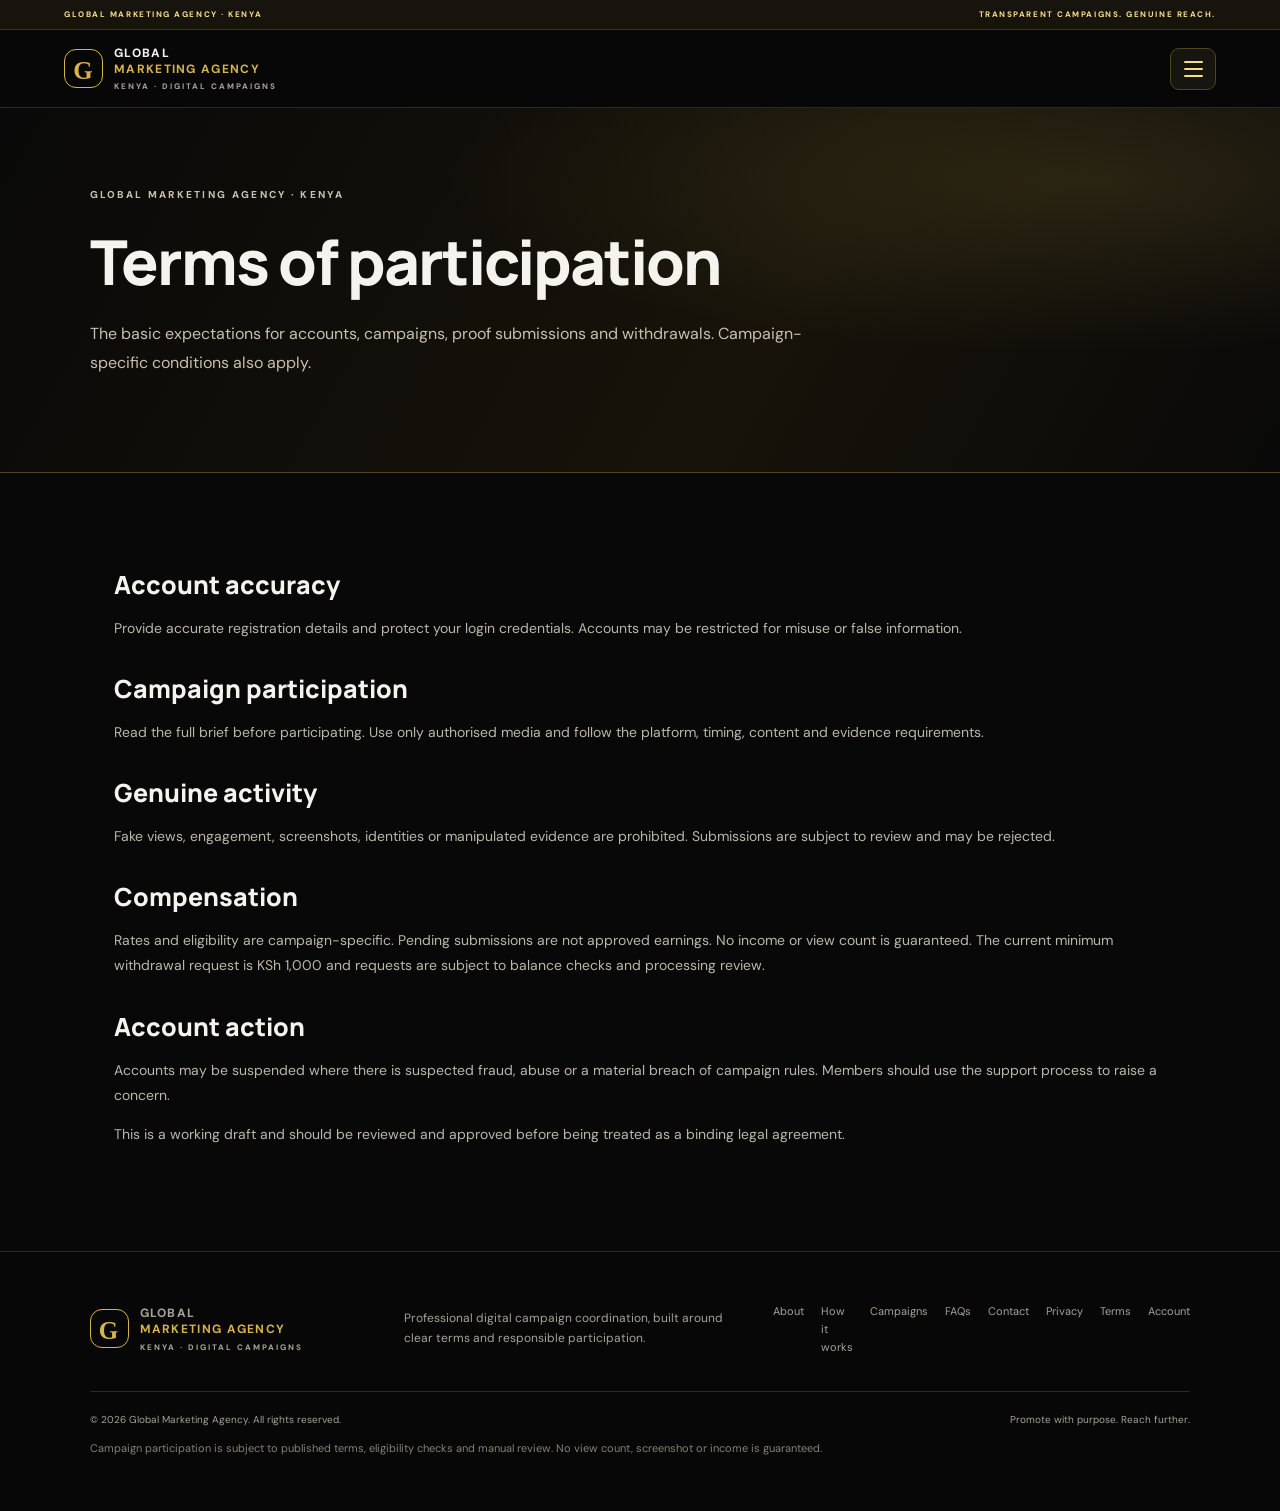
<file: terms.html>
<!doctype html><html lang="en"><head><meta charset="utf-8"><meta name="viewport" content="width=device-width,initial-scale=1"><meta name="theme-color" content="#080808"><meta name="description" content="The basic expectations for accounts, campaigns, proof submissions and withdrawals. Campaign-specific conditions also apply."><title>Terms of participation | Global Marketing Agency</title><link rel="preconnect" href="https://fonts.googleapis.com"><link rel="preconnect" href="https://fonts.gstatic.com" crossorigin><link href="https://fonts.googleapis.com/css2?family=DM+Sans:wght@400;500;600;700&family=Manrope:wght@400;500;600;700;800&display=swap" rel="stylesheet"><link rel="stylesheet" href="styles.css"><style>.page-hero{padding:78px max(7%,calc((100% - var(--max))/2));background:radial-gradient(ellipse at 85% 20%,#d7b34b20,transparent 42%),linear-gradient(120deg,#090909,#17130a 60%,#090909);border-bottom:1px solid #55431e}.page-hero h1{font:800 clamp(38px,5vw,62px) Manrope;letter-spacing:-2px;margin:10px 0}.page-hero p{max-width:720px;color:#c8c0ae;line-height:1.8}.page-content{max-width:var(--max);margin:auto;padding:64px 5% 90px}.page-content h2{font:800 25px Manrope;margin:30px 0 10px}.page-content p,.page-content li{color:#bcb6a8;line-height:1.8;font-size:14px}.page-content .page-grid{display:grid;grid-template-columns:repeat(2,minmax(0,1fr));gap:16px}.page-tile{background:#11100d;border:1px solid #3c321d;border-radius:13px;padding:22px}.page-tile h3{color:var(--gold2);font:700 17px Manrope;margin:0 0 8px}.page-actions{display:flex;gap:12px;flex-wrap:wrap;margin-top:25px}@media(max-width:700px){.page-hero{padding:55px 20px}.page-content{padding:45px 20px 65px}.page-content .page-grid{grid-template-columns:1fr}}</style></head><body><div class="announcement-bar"><span>GLOBAL MARKETING AGENCY · KENYA</span><span>TRANSPARENT CAMPAIGNS. GENUINE REACH.</span></div>
<header class="topbar"><a class="brand" href="index.html"><span class="mark">G</span><span class="brand-copy">GLOBAL <b>MARKETING AGENCY</b><small>KENYA · DIGITAL CAMPAIGNS</small></span></a><button class="menu-toggle" id="menuToggle" type="button" aria-label="Open navigation" aria-expanded="false" aria-controls="primaryNav"><span></span><span></span><span></span></button><nav id="primaryNav" aria-label="Main navigation"><a href="index.html">Home</a><a href="about.html">About</a><a href="how-it-works.html">How it works</a><a href="campaigns.html">Campaigns</a><a href="faqs.html">FAQs</a><a href="contact.html">Contact</a><a href="index.html#auth">Member access</a></nav></header><main><section class="page-hero"><p class="eyebrow">GLOBAL MARKETING AGENCY · KENYA</p><h1>Terms of participation</h1><p>The basic expectations for accounts, campaigns, proof submissions and withdrawals. Campaign-specific conditions also apply.</p></section><section class="page-content"><h2>Account accuracy</h2><p>Provide accurate registration details and protect your login credentials. Accounts may be restricted for misuse or false information.</p><h2>Campaign participation</h2><p>Read the full brief before participating. Use only authorised media and follow the platform, timing, content and evidence requirements.</p><h2>Genuine activity</h2><p>Fake views, engagement, screenshots, identities or manipulated evidence are prohibited. Submissions are subject to review and may be rejected.</p><h2>Compensation</h2><p>Rates and eligibility are campaign-specific. Pending submissions are not approved earnings. No income or view count is guaranteed. The current minimum withdrawal request is KSh 1,000 and requests are subject to balance checks and processing review.</p><h2>Account action</h2><p>Accounts may be suspended where there is suspected fraud, abuse or a material breach of campaign rules. Members should use the support process to raise a concern.</p><p class="fine">This is a working draft and should be reviewed and approved before being treated as a binding legal agreement.</p></section></main><footer><div class="footer-main"><a class="brand" href="index.html"><span class="mark">G</span><span class="brand-copy">GLOBAL <b>MARKETING AGENCY</b><small>KENYA · DIGITAL CAMPAIGNS</small></span></a><p>Professional digital campaign coordination, built around clear terms and responsible participation.</p><div class="footer-links"><a href="about.html">About</a><a href="how-it-works.html">How it works</a><a href="campaigns.html">Campaigns</a><a href="faqs.html">FAQs</a><a href="contact.html">Contact</a><a href="privacy.html">Privacy</a><a href="terms.html">Terms</a><a href="index.html#auth">Account</a></div></div><div class="footer-bottom"><span>© <span class="year"></span> Global Marketing Agency. All rights reserved.</span><span>Promote with purpose. Reach further.</span></div><p class="fine">Campaign participation is subject to published terms, eligibility checks and manual review. No view count, screenshot or income is guaranteed.</p></footer><script>document.querySelectorAll('.year').forEach(e=>e.textContent=new Date().getFullYear());const t=document.getElementById('menuToggle'),n=document.getElementById('primaryNav');t.addEventListener('click',()=>{const o=t.getAttribute('aria-expanded')!=='true';t.setAttribute('aria-expanded',String(o));t.setAttribute('aria-label',o?'Close navigation':'Open navigation');n.classList.toggle('is-open',o)});n.querySelectorAll('a').forEach(a=>a.addEventListener('click',()=>{t.setAttribute('aria-expanded','false');n.classList.remove('is-open')}));</script></body></html>
</file>
<file: styles.css>
:root{--gold:#d7b34b;--gold2:#f4dc8b;--bg:#080808;--panel:#111;--panel2:#171717;--line:#292929;--text:#f5f3ed;--muted:#a6a296;--red:#ff8c8c;--green:#9de2b0;--max:1180px}*{box-sizing:border-box}html{scroll-behavior:smooth;scroll-padding-top:90px}body{margin:0;background:var(--bg);color:var(--text);font-family:'DM Sans',system-ui,sans-serif;line-height:1.65}button,input,select,textarea{font:inherit}button,a{transition:.22s ease}a{color:inherit;text-decoration:none}.topbar{height:82px;display:flex;align-items:center;justify-content:space-between;padding:0 max(5%,calc((100% - var(--max))/2));border-bottom:1px solid var(--line);position:sticky;top:0;background:#080808ed;backdrop-filter:blur(16px);z-index:20}.brand{display:flex;align-items:center;gap:11px;font-size:12px;font-weight:800;letter-spacing:1.3px}.brand-copy{display:grid;line-height:1.35}.brand b{color:var(--gold)}.brand small{font-size:8px;color:var(--muted);letter-spacing:2px;margin-top:4px}.mark{width:39px;height:39px;display:grid;place-items:center;border:1px solid var(--gold);border-radius:12px;color:var(--gold);font-size:25px;font-family:Georgia,serif}nav{display:flex;align-items:center;gap:24px;font-size:13px;color:#d6d2c8}nav a:hover,.link:hover,.text-link:hover{color:var(--gold2)}.btn{border:1px solid var(--gold);background:linear-gradient(130deg,var(--gold2),var(--gold));color:#0a0905;border-radius:7px;padding:13px 19px;font-weight:800;cursor:pointer;display:inline-flex;align-items:center;justify-content:center;gap:15px}.btn:hover{filter:brightness(1.08);transform:translateY(-2px)}.btn.small{padding:9px 15px}.btn.ghost{background:transparent;color:var(--gold2)}.btn.full{width:100%}.link{background:none;border:0;color:var(--text);cursor:pointer;padding:5px}.hero{min-height:690px;padding:95px max(7%,calc((100% - var(--max))/2));display:grid;grid-template-columns:1.15fr .85fr;gap:7%;align-items:center;position:relative;overflow:hidden;background:radial-gradient(ellipse at 78% 38%,#3b2e0d70 0,transparent 42%),linear-gradient(120deg,#080808,#0d0c09)}.hero:before{content:'';position:absolute;width:480px;height:480px;border:1px solid #d7b34b13;border-radius:50%;right:-180px;top:-220px;box-shadow:0 0 0 55px #d7b34b08,0 0 0 110px #d7b34b05}.hero-copy,.hero-panel{position:relative;z-index:1}.eyebrow{font-size:10px;letter-spacing:2.3px;font-weight:800;color:var(--gold);margin:0 0 15px}.eyebrow-dot,.live-dot{display:inline-block;width:7px;height:7px;background:var(--gold);border-radius:50%;margin-right:8px;box-shadow:0 0 12px #d7b34b}.hero h1{font-family:Manrope,sans-serif;font-size:clamp(46px,6vw,76px);line-height:1.08;letter-spacing:-3.5px;margin:0 0 24px;font-weight:800}.hero h1 span,.about-grid h2 span{color:var(--gold)}.lead{font-size:16px;max-width:590px;color:#c2beb3;line-height:1.8}.actions{display:flex;gap:13px;flex-wrap:wrap;margin:30px 0 21px}.hero-note{font-size:11px;color:#aaa69a}.note-check{color:var(--gold);margin-right:7px}.hero-panel{padding:29px 31px;border:1px solid #67521f;border-radius:16px;background:linear-gradient(150deg,#17150e,#0c0c0c);box-shadow:0 25px 90px #0009}.panel-top{font-size:9px;letter-spacing:1.8px;color:var(--gold2);display:flex;align-items:center}.panel-index{margin-left:auto;color:#797365}.orbit{height:220px;display:grid;place-items:center;position:relative}.orbit-ring{width:170px;height:170px;border:1px solid #d7b34b50;border-radius:50%;box-shadow:0 0 0 22px #d7b34b0b,0 0 0 48px #d7b34b08;position:absolute}.orbit-ring:after{content:'';position:absolute;inset:19px;border:1px dashed #d7b34b70;border-radius:50%}.orbit-core{width:74px;height:74px;border-radius:22px;display:grid;place-items:center;background:linear-gradient(140deg,#fff1a9,var(--gold));color:#171306;font-size:42px;font-family:Georgia,serif;font-weight:bold;box-shadow:0 0 50px #d7b34b40}.orbit-node{position:absolute;width:29px;height:29px;border-radius:50%;display:grid;place-items:center;background:#18150c;border:1px solid var(--gold);font-size:9px;color:var(--gold2)}.node-a{top:18px;left:calc(50% - 14px)}.node-b{right:calc(50% - 98px);bottom:43px}.node-c{left:calc(50% - 98px);bottom:43px}.hero-panel h2{font:700 24px Manrope,sans-serif;margin:3px 0 7px}.hero-panel>p:not(.eyebrow){font-size:13px;color:var(--muted)}.panel-tags{display:flex;gap:8px;flex-wrap:wrap;margin-top:20px}.panel-tags span{border:1px solid #4d401e;border-radius:99px;padding:5px 10px;font-size:10px;color:var(--gold2)}.hero-bottom{grid-column:1/-1;display:flex;justify-content:space-between;border-top:1px solid #ffffff20;padding-top:22px;margin-top:22px;color:#888477;font-size:9px;letter-spacing:1.8px}.trust-strip{display:grid;grid-template-columns:repeat(4,1fr);padding:25px max(7%,calc((100% - var(--max))/2));border-bottom:1px solid var(--line);background:#0d0d0d}.trust-strip div{display:flex;align-items:center;gap:13px;border-right:1px solid var(--line);padding-left:25px}.trust-strip div:first-child{padding-left:0}.trust-strip div:last-child{border:0}.trust-strip strong{color:var(--gold);font:700 20px Manrope}.trust-strip span{font-size:12px;color:#c3beb1}.section{padding:94px max(7%,calc((100% - var(--max))/2));border-top:1px solid var(--line)}.section-kicker{font-size:9px;letter-spacing:2px;color:#827d70;margin-bottom:28px}.about-grid,.campaign-grid,.faq-grid{display:grid;grid-template-columns:1fr 1fr;gap:10%}.about-grid h2,.section h2,.closing-cta h2{font:800 clamp(30px,4vw,45px)/1.2 Manrope,sans-serif;letter-spacing:-1.8px;margin:0}.body-copy{font-size:15px;color:#d0ccc2;line-height:1.85;margin:0 0 17px}.muted{color:var(--muted)}.process-section{background:#0c0c0c}.section-head{text-align:center;margin:0 auto 43px;max-width:690px}.section-head .section-kicker{margin-bottom:24px}.section-head h2{margin-bottom:12px}.section-head>p:last-child{font-size:13px}.steps{display:grid;grid-template-columns:repeat(4,1fr);gap:13px}.steps article{position:relative;min-height:230px;background:linear-gradient(145deg,#151515,#101010);border:1px solid var(--line);border-radius:12px;padding:24px 21px}.step-no{font-size:10px;letter-spacing:1px;color:var(--gold)}.step-icon{width:39px;height:39px;display:grid;place-items:center;border:1px solid #6c5722;border-radius:10px;color:var(--gold2);font-size:20px;margin:24px 0 15px}.steps h3,.principles h3{font:700 17px Manrope;margin:0 0 8px}.steps p,.principles p{font-size:12px;color:var(--muted);margin:0;line-height:1.8}.campaign-grid{align-items:center}.campaign-grid h2{margin:0 0 18px}.text-link{display:inline-flex;gap:18px;color:var(--gold2);font-weight:700;font-size:13px;margin-top:14px}.campaign-preview{border:1px solid #51431e;border-radius:15px;padding:20px;background:linear-gradient(145deg,#17150e,#0d0d0d)}.preview-head{display:flex;justify-content:space-between;font-size:9px;letter-spacing:1.5px;color:var(--gold2)}.preview-lock{color:#898372}.preview-art{height:160px;margin:20px 0;background:radial-gradient(circle at 50% 50%,#42340e,#16140e 60%);display:grid;place-items:center;border:1px solid #3a3018;border-radius:9px}.preview-mark{width:74px;height:74px;border:1px solid var(--gold);border-radius:22px;display:grid;place-items:center;color:var(--gold);font:48px Georgia}.preview-lines{display:none}.preview-details{display:grid;grid-template-columns:1fr 1fr;gap:17px}.preview-details div:last-child{grid-column:1/-1}.preview-details small{display:block;color:#827c6d;font-size:8px;letter-spacing:1.5px}.preview-details strong{font-size:12px;font-weight:600;color:#e1dccf}.principles-section{background:#0c0c0c}.principles{display:grid;grid-template-columns:repeat(3,1fr);gap:14px}.principles article{padding:27px;border:1px solid var(--line);border-radius:11px;background:#111}.principles article>span{display:block;color:var(--gold);font-size:9px;letter-spacing:1.7px;margin-bottom:25px}.principles h3{font-size:18px}.faq-section{background:#0a0a0a}.faq-grid{align-items:start}.faq-grid h2{margin-bottom:14px}.faq-list details{border-bottom:1px solid var(--line);padding:17px 0}.faq-list summary{cursor:pointer;list-style:none;font-size:14px;font-weight:600;display:flex;justify-content:space-between;gap:20px}.faq-list summary:after{content:'+';color:var(--gold);font-size:20px;line-height:1}.faq-list details[open] summary:after{content:'−'}.faq-list details p{font-size:12px;color:var(--muted);line-height:1.8;max-width:570px}.closing-cta{padding:55px max(7%,calc((100% - var(--max))/2));background:linear-gradient(100deg,#1b170b,#100f0a);border-top:1px solid #5a491e;border-bottom:1px solid #5a491e;display:flex;justify-content:space-between;align-items:center;gap:25px}.closing-cta h2{font-size:32px}.closing-cta p:not(.eyebrow){font-size:13px;color:var(--muted);margin-bottom:0}.fee-section{display:grid;grid-template-columns:1fr 1fr;gap:8%;align-items:center;background:linear-gradient(100deg,#0a0a0a,#11100b)}.fee-section h2{font-size:35px}.fee{font:800 52px Manrope;color:var(--gold2);line-height:1.2;margin:12px 0}.fine{font-size:11px;color:#858174}.pay-card{border:1px solid #54441d;border-radius:13px;padding:27px;display:grid;gap:18px;background:#111}.pay-card div{display:flex;justify-content:space-between;gap:15px;align-items:center;border-bottom:1px solid var(--line);padding-bottom:14px}.pay-card span{font-size:12px;color:var(--muted)}.pay-card strong{font-size:20px;color:var(--gold2);letter-spacing:.4px}.auth-section{background:#0b0b0b}.auth-section .section-head{margin-bottom:35px}.auth-grid{display:grid;grid-template-columns:1fr 1fr;gap:18px;max-width:960px;margin:auto}.panel{background:#111;border:1px solid var(--line);border-radius:13px;padding:27px}.form{display:flex;flex-direction:column;gap:13px}.form h3{margin:0 0 7px;font:700 20px Manrope;display:flex;justify-content:space-between}.form h3 span{font-size:10px;color:var(--gold);font-weight:500}.form label{display:flex;flex-direction:column;gap:6px;font-size:12px;color:#ddd}.form label .optional{display:inline;color:var(--muted);font-size:10px}.form input,.form select,.form textarea,.field{width:100%;padding:12px 13px;border:1px solid #383838;border-radius:7px;background:#090909;color:var(--text);outline:none}.form input:focus,.form select:focus,.form textarea:focus{border-color:var(--gold)}.form input::placeholder{color:#666}.form small{color:var(--muted);font-size:10px}.form-msg{font-size:12px;color:var(--gold2);min-height:22px;margin:0;overflow-wrap:anywhere}.reset{align-self:flex-start;color:var(--gold2)}.hidden{display:none!important}.dashboard-section{background:#0a0a0a}.dashboard-title{display:flex;align-items:center;justify-content:space-between;gap:20px;margin-bottom:28px}.dashboard-title h2{font-size:35px;margin:0}.stats{display:grid;grid-template-columns:repeat(4,1fr);gap:14px;margin-bottom:18px}.stat{background:var(--panel);border:1px solid var(--line);border-radius:11px;padding:21px}.stat span{display:block;color:var(--muted);font-size:11px}.stat strong{display:block;color:var(--gold2);font-size:24px;margin-top:4px;overflow-wrap:anywhere}.notice{padding:15px 18px;border:1px solid #65501d;background:#18150c;border-radius:9px;margin:16px 0;color:#e6d9b2;font-size:13px}.dashboard-grid{display:grid;grid-template-columns:repeat(2,minmax(0,1fr));gap:15px;margin:20px 0 35px}.dash-card{background:var(--panel);border:1px solid var(--line);border-radius:11px;padding:22px}.dash-card h3{margin:0 0 12px;font:700 17px Manrope}.dash-card p{color:var(--muted);font-size:12px}.dash-card form{display:grid;gap:10px}.dash-card input,.dash-card select,.dash-card textarea{width:100%;padding:10px;background:#080808;color:white;border:1px solid #383838;border-radius:7px}.dash-card button{margin-top:5px}.data-list{display:grid;gap:9px}.data-item{padding:11px 0;border-bottom:1px solid var(--line);overflow-wrap:anywhere}.data-item:last-child{border-bottom:0}.data-item strong{display:block}.data-item small{display:block;color:var(--muted)}.status{display:inline-block;font-size:9px;text-transform:uppercase;letter-spacing:.7px;border:1px solid #51431e;color:var(--gold2);padding:2px 7px;border-radius:99px;margin-top:6px}.status.approved,.status.active,.status.paid{border-color:#285638;color:var(--green)}.status.rejected,.status.suspended{border-color:#683737;color:var(--red)}.row-actions{display:flex;gap:7px;flex-wrap:wrap;margin-top:8px}.row-actions button{font-size:11px;padding:7px 9px}.section-head.left{text-align:left;margin:35px 0 20px}.empty{color:var(--muted);font-size:12px;padding:10px 0}footer{border-top:1px solid var(--line);padding:43px max(7%,calc((100% - var(--max))/2));color:var(--muted);background:#070707}.footer-main{display:grid;grid-template-columns:1fr 1.2fr 1fr;gap:35px;align-items:center}.footer-main>p{font-size:12px;max-width:350px}.footer-links{display:flex;gap:17px;justify-content:flex-end;font-size:11px}.footer-links a:hover{color:var(--gold)}.footer-bottom{display:flex;justify-content:space-between;border-top:1px solid var(--line);padding-top:20px;margin-top:30px;font-size:10px}.toast{position:fixed;bottom:20px;left:50%;transform:translate(-50%,20px);background:#e9d18a;color:#151106;padding:12px 18px;border-radius:8px;font-size:12px;font-weight:700;opacity:0;pointer-events:none;transition:.25s;z-index:30;max-width:90vw}.toast.show{opacity:1;transform:translate(-50%,0)}@media(max-width:900px){nav{gap:13px}.hero{padding-top:70px;padding-bottom:70px}.hero h1{font-size:58px}.steps{grid-template-columns:1fr 1fr}.section{padding-top:72px;padding-bottom:72px}.footer-main{grid-template-columns:1fr 1fr}.footer-links{grid-column:1/-1;justify-content:flex-start}}@media(max-width:650px){.topbar{height:68px;padding:0 4%}.brand{font-size:10px;letter-spacing:.6px}.mark{width:34px;height:34px}nav{gap:10px}nav>a{display:none}.hero{grid-template-columns:1fr;padding:58px 6% 30px;gap:35px}.hero h1{font-size:48px;letter-spacing:-2.5px}.hero-panel{padding:23px}.hero-bottom{font-size:7px;letter-spacing:1px;gap:10px}.trust-strip{grid-template-columns:1fr 1fr;padding:17px 6%;gap:14px}.trust-strip div{padding:0;border:0}.trust-strip strong{font-size:17px}.trust-strip span{font-size:10px}.section{padding:58px 6%}.about-grid,.campaign-grid,.faq-grid,.fee-section{grid-template-columns:1fr;gap:25px}.about-grid h2,.section h2{font-size:33px}.steps,.principles{grid-template-columns:1fr}.steps article{min-height:0}.step-icon{margin:15px 0 10px}.closing-cta{padding:38px 6%;align-items:flex-start;flex-direction:column}.closing-cta h2{font-size:28px}.auth-grid,.dashboard-grid{grid-template-columns:1fr}.panel{padding:20px}.stats{grid-template-columns:1fr 1fr;gap:8px}.stat{padding:14px}.stat strong{font-size:19px}.dashboard-title{align-items:flex-start}.dashboard-title h2{font-size:28px}.pay-card div{align-items:flex-start;flex-direction:column;gap:4px}.footer-main{grid-template-columns:1fr;gap:15px}.footer-links{grid-column:auto;flex-wrap:wrap}.footer-bottom{flex-direction:column;gap:7px}.fee{font-size:45px}}
/* Dedicated GMA administration workspace */
#adminArea{margin-top:42px;padding-top:28px;border-top:1px solid var(--line)}
.admin-shell{display:grid;grid-template-columns:245px minmax(0,1fr);gap:20px;align-items:start}
.admin-nav{position:sticky;top:88px;display:grid;gap:6px;background:#101010;border:1px solid var(--line);border-radius:12px;padding:10px}
.admin-nav-item{display:flex;align-items:center;gap:11px;width:100%;padding:12px 13px;border:1px solid transparent;border-radius:8px;background:transparent;color:var(--muted);text-align:left;font:600 12px 'DM Sans',sans-serif;cursor:pointer}
.admin-nav-item span{width:20px;color:var(--gold2);font-size:16px;text-align:center}
.admin-nav-item:hover,.admin-nav-item.active{background:#1b180f;border-color:#5b4820;color:var(--text)}
.admin-workspace{min-width:0}
.admin-module-heading{margin:2px 0 12px}
.admin-module-heading h3{font:800 24px Manrope;margin:0}
.admin-module-heading .eyebrow{margin-bottom:6px}
.admin-overview-grid{display:grid;grid-template-columns:repeat(3,minmax(0,1fr));gap:10px}
.admin-metric{padding:16px;background:#0b0b0b;border:1px solid var(--line);border-radius:9px}
.admin-metric span{display:block;color:var(--muted);font-size:11px}
.admin-metric strong{display:block;color:var(--gold2);font:800 25px Manrope;margin-top:5px}
.admin-module .dashboard-grid{margin:0;display:block}
.admin-module .dash-card{width:100%}
@media(max-width:850px){.admin-shell{grid-template-columns:1fr}.admin-nav{position:static;grid-template-columns:repeat(2,minmax(0,1fr))}.admin-nav-item{font-size:11px;padding:10px}.admin-overview-grid{grid-template-columns:repeat(2,minmax(0,1fr))}}
@media(max-width:480px){.admin-nav{grid-template-columns:1fr 1fr}.admin-nav-item{gap:7px}.admin-metric{padding:12px}.admin-metric strong{font-size:21px}}

/* Dedicated advertiser/member workspace modules */
.member-shell{display:grid;grid-template-columns:235px minmax(0,1fr);gap:20px;align-items:start;margin:18px 0 34px}
.member-nav{position:sticky;top:88px;display:grid;gap:6px;background:#101010;border:1px solid var(--line);border-radius:12px;padding:10px}
.member-nav-item{display:flex;align-items:center;gap:11px;width:100%;padding:12px 13px;border:1px solid transparent;border-radius:8px;background:transparent;color:var(--muted);text-align:left;font:600 12px 'DM Sans',sans-serif;cursor:pointer}
.member-nav-item span{width:20px;color:var(--gold2);font-size:16px;text-align:center}
.member-nav-item:hover,.member-nav-item.active{background:#1b180f;border-color:#5b4820;color:var(--text)}
.member-workspace{min-width:0}
.member-module-heading{margin:2px 0 12px}
.member-module-heading h3{font:800 24px Manrope;margin:0}
.member-module .dashboard-grid{margin:0;display:block}
.member-module .dash-card{width:100%}
.member-quick-grid{display:grid;grid-template-columns:repeat(3,minmax(0,1fr));gap:10px;margin:18px 0}
.member-quick-grid>div{padding:14px;background:#0b0b0b;border:1px solid var(--line);border-radius:9px;min-width:0}
.member-quick-grid strong{display:block;color:var(--gold2);font:800 20px Manrope;overflow-wrap:anywhere}
.member-quick-grid span{display:block;color:var(--muted);font-size:11px;margin-top:4px}
@media(max-width:850px){.member-shell{grid-template-columns:1fr}.member-nav{position:static;grid-template-columns:repeat(2,minmax(0,1fr))}.member-nav-item{font-size:11px;padding:10px}}
@media(max-width:480px){.member-nav{grid-template-columns:1fr 1fr}.member-nav-item{gap:7px}.member-quick-grid{grid-template-columns:1fr 1fr}}

/* Earnings, balance and notification states */
.member-quick-grid{grid-template-columns:repeat(2,minmax(0,1fr))}
.notification-unread{border-left:3px solid var(--gold2);background:#17140d}
.notification-unread strong{color:var(--text)}
.data-item .btn.small{margin-top:9px}
.member-nav-item:focus-visible,.member-module button:focus-visible{outline:2px solid var(--gold2);outline-offset:2px}
.member-module button:disabled{opacity:.45;cursor:not-allowed}
@media(max-width:480px){.member-quick-grid{grid-template-columns:1fr 1fr}}


/* GMA visual refresh — spacious, mobile-first layout inspired by the supplied reference */
.announcement-bar{min-height:30px;padding:5px max(5%,calc((100% - var(--max))/2));display:flex;justify-content:space-between;align-items:center;gap:14px;background:#17140d;border-bottom:1px solid #3c3219;color:var(--gold2);font-size:8px;font-weight:800;letter-spacing:1.55px}
.topbar{height:auto;min-height:78px;padding:13px max(5%,calc((100% - var(--max))/2));display:flex;align-items:center;gap:18px;position:sticky;top:0}
.brand{min-width:0}
.menu-toggle{width:46px;height:42px;border:1px solid #51431e;border-radius:9px;background:#17150f;display:flex;flex-direction:column;align-items:center;justify-content:center;gap:5px;cursor:pointer;margin-left:auto}
.menu-toggle span{width:19px;height:2px;border-radius:2px;background:var(--gold2);transition:.2s}
.menu-toggle[aria-expanded="true"] span:first-child{transform:translateY(7px) rotate(45deg)}
.menu-toggle[aria-expanded="true"] span:nth-child(2){opacity:0}
.menu-toggle[aria-expanded="true"] span:last-child{transform:translateY(-7px) rotate(-45deg)}
.topbar nav{display:none;position:absolute;left:0;right:0;top:100%;padding:17px max(5%,calc((100% - var(--max))/2)) 22px;background:#10100ff7;backdrop-filter:blur(18px);border-top:1px solid var(--line);border-bottom:1px solid #5a4921;box-shadow:0 18px 35px #0009;grid-template-columns:repeat(3,minmax(0,1fr));gap:0 24px;align-items:center}
.topbar nav.is-open{display:grid}
.topbar nav a,.topbar nav .link{min-height:43px;display:flex;align-items:center;border-bottom:1px solid #302b20;font-size:12px;color:#e8e2d2}
.topbar nav a:hover,.topbar nav .link:hover{color:var(--gold2)}
.topbar nav .btn{margin-top:12px;justify-self:start}
.hero{min-height:650px;padding:85px max(7%,calc((100% - var(--max))/2));grid-template-columns:1.12fr .88fr;gap:5%;background:radial-gradient(ellipse at 82% 48%,#d7b34b25 0,transparent 42%),linear-gradient(120deg,#090909 0%,#17130a 58%,#090909 100%)}
.hero:after{content:'';position:absolute;left:-150px;bottom:-330px;width:520px;height:520px;border:1px solid #d7b34b20;border-radius:50%;box-shadow:0 0 0 45px #d7b34b08,0 0 0 90px #d7b34b06;pointer-events:none}
.hero h1{font-size:clamp(42px,5.7vw,72px);letter-spacing:-2.8px}
.hero-panel{max-width:440px;width:100%;justify-self:center;text-align:center;padding:26px 30px;border-radius:22px;background:linear-gradient(150deg,#211d12,#0e0e0d);border:1px solid #80672c;box-shadow:0 25px 90px #0008}
.hero-panel .panel-top{justify-content:center}
.hero-panel .panel-index{position:absolute;right:30px}
.hero-panel .orbit{height:225px}
.hero-panel .orbit-ring{width:190px;height:190px;border-color:#d7b34b70;box-shadow:0 0 0 17px #d7b34b10,0 0 0 36px #d7b34b08}
.hero-panel .orbit-core{width:112px;height:112px;border-radius:50%;border:5px solid #fff4c9;background:radial-gradient(circle at 35% 25%,#fff6c8,var(--gold));font-size:58px;box-shadow:0 0 45px #d7b34b55}
.hero-panel h2{font-size:22px}
.hero-panel>p:not(.eyebrow){max-width:310px;margin:8px auto;color:#c8c0ae}
.hero-panel .panel-tags{justify-content:center}
.hero-bottom{margin-top:12px}
.trust-strip{padding-top:23px;padding-bottom:23px}
.section{padding-top:88px;padding-bottom:88px}
.about-section{background:linear-gradient(180deg,#0a0a09,#0e0d0a)}
.process-section{background:#10100e}
.campaign-section{background:#090909}
.principles-section{background:#11100d}
.faq-section{background:#0a0a09}
.closing-cta{padding:58px max(7%,calc((100% - var(--max))/2));background:linear-gradient(110deg,#211b0c,#0c0c0b);border-top:1px solid #4b3c1b;border-bottom:1px solid #4b3c1b}
.fee-section{background:#0e0e0c}
footer{padding-top:45px}
@media(max-width:760px){
 .announcement-bar{font-size:7px;letter-spacing:1px;padding:6px 17px}
 .announcement-bar span:last-child{text-align:right}
 .topbar{min-height:70px;padding:11px 17px}
 .brand{gap:9px;font-size:10px;letter-spacing:1px}
 .brand-copy small{font-size:7px;letter-spacing:1.4px}
 .mark{width:37px;height:37px;font-size:23px}
 .topbar nav{grid-template-columns:repeat(2,minmax(0,1fr));padding:13px 17px 18px;gap:0 16px}
 .topbar nav a,.topbar nav .link{font-size:11px;min-height:42px}
 .topbar nav .btn{width:100%;justify-self:stretch;grid-column:span 1}
 .hero{min-height:0;padding:65px 20px 42px;grid-template-columns:1fr;gap:34px}
 .hero-copy{max-width:640px}
 .hero h1{font-size:clamp(42px,10vw,62px);letter-spacing:-2px}
 .lead{font-size:14px}
 .hero-panel{max-width:390px;padding:20px 23px}
 .hero-panel .orbit{height:190px}
 .hero-panel .orbit-ring{width:160px;height:160px}
 .hero-panel .orbit-core{width:96px;height:96px;font-size:50px}
 .hero-bottom{gap:13px;flex-wrap:wrap;font-size:8px;letter-spacing:1px}
 .trust-strip{grid-template-columns:repeat(2,1fr);gap:15px;padding:20px}
 .trust-strip div{padding:0;border:0}
 .section{padding:65px 20px}
 .about-grid,.campaign-grid,.faq-grid{grid-template-columns:1fr;gap:25px}
 .section-kicker{margin-bottom:18px}
 .steps{grid-template-columns:repeat(2,minmax(0,1fr))}
 .closing-cta{padding:42px 20px;gap:22px;align-items:flex-start;flex-direction:column}
}
@media(max-width:420px){
 .announcement-bar{font-size:6px;letter-spacing:.7px}
 .topbar nav{grid-template-columns:1fr 1fr}
 .hero{padding-top:53px}
 .hero .actions{align-items:stretch;flex-direction:column}
 .hero .actions .btn{width:100%}
 .steps{grid-template-columns:1fr}
 .trust-strip div{gap:8px}
 .trust-strip span{font-size:10px}
}

/* Workspace panel navigation: keep module switching available while viewing long forms */
.member-nav,.admin-nav{position:sticky;top:92px;z-index:12;max-height:calc(100vh - 112px);overflow-y:auto;overscroll-behavior:contain}
.member-shell,.admin-shell{scroll-margin-top:100px}
.member-module,.admin-module{scroll-margin-top:100px}
.workspace-switcher{display:flex;gap:14px;align-items:center;justify-content:space-between;margin:0 0 22px;padding:10px 12px;background:#111;border:1px solid var(--line);border-radius:12px;width:max-content;max-width:100%}
.workspace-switch-label{font:700 10px 'DM Sans',sans-serif;letter-spacing:1.5px;color:var(--muted)}
.workspace-switch-toggle{display:inline-flex;align-items:center;justify-content:center;gap:9px;border:1px solid #80672d;border-radius:9px;padding:11px 17px;background:linear-gradient(135deg,#2a220f,#17130a);color:var(--gold2);font:700 12px 'DM Sans',sans-serif;cursor:pointer;transition:transform .18s ease,border-color .18s ease}
.workspace-switch-toggle:hover{border-color:var(--gold2);transform:translateY(-1px)}
.workspace-switch-toggle:focus-visible{outline:2px solid var(--gold2);outline-offset:3px}
#adminArea{scroll-margin-top:100px}
@media(max-width:850px){
 .member-shell,.admin-shell{grid-template-columns:minmax(0,1fr)}
 .member-nav,.admin-nav{top:72px;max-height:none;display:flex;flex-wrap:nowrap;overflow-x:auto;overflow-y:hidden;gap:7px;padding:8px;white-space:nowrap;scrollbar-width:thin;background:#101010}
 .member-nav-item,.admin-nav-item{flex:0 0 auto;width:auto;min-width:max-content;padding:10px 13px}
 .member-nav-item span,.admin-nav-item span{width:auto}
 .member-workspace,.admin-workspace{min-width:0}
}
@media(max-width:480px){
 .workspace-switcher{width:100%}
 .workspace-switch-toggle{flex:1;padding:11px 8px}
}

.campaign-empty{padding:22px;border:1px dashed #6c5624;border-radius:12px;background:#15120b}.campaign-empty strong{color:var(--gold2);font:700 16px Manrope}.campaign-empty p{max-width:620px;line-height:1.75;color:var(--muted)}.page-content .page-actions .btn{display:inline-flex;align-items:center}

/* GMA analytics workspace */
.analytics-toolbar{display:flex;align-items:end;justify-content:space-between;gap:16px;flex-wrap:wrap;margin:0 0 20px}.analytics-toolbar label{max-width:240px}.analytics-toolbar select{width:100%;margin-top:6px}.analytics-kpis{margin:18px 0}.admin-metric small{display:block;color:var(--muted);font-size:10px;margin-top:7px}.analytics-grid{display:grid;grid-template-columns:1.1fr .9fr;gap:16px;margin-top:18px}.analytics-card{min-width:0;border:1px solid var(--line);border-radius:12px;padding:20px;background:linear-gradient(145deg,#151515,#101010)}.analytics-card h4{font:700 15px Manrope,sans-serif;margin:0 0 18px}.analytics-bars{height:180px;display:grid;grid-template-columns:repeat(7,minmax(0,1fr));gap:10px;align-items:end;border-bottom:1px solid var(--line);padding:12px 0}.analytics-bar-group{height:100%;display:flex;flex-direction:column;justify-content:end;align-items:center;gap:8px;min-width:0}.analytics-bar-pair{height:100%;width:100%;display:flex;align-items:end;justify-content:center;gap:4px}.analytics-bar-pair i{display:block;width:12px;max-width:40%;min-height:3px;border-radius:4px 4px 0 0;background:var(--gold)}.analytics-bar-pair i.proof-bar{background:#777}.analytics-bar-group small{font-size:9px;color:var(--muted)}.analytics-legend{display:flex;gap:18px;margin:12px 0 0;color:var(--muted);font-size:10px}.analytics-legend span:before{content:'';display:inline-block;width:8px;height:8px;border-radius:2px;background:var(--gold);margin-right:6px}.analytics-legend span+span:before{background:#777}.analytics-note{font-size:11px;margin-top:16px}
@media(max-width:760px){.analytics-grid{grid-template-columns:1fr}.analytics-toolbar{align-items:stretch}.analytics-toolbar label{max-width:none;flex:1}.analytics-bars{gap:5px}.analytics-bar-pair{gap:2px}.analytics-bar-pair i{width:9px}}

/* Campaign editor dialog */
.campaign-edit-dialog{width:min(620px,calc(100% - 28px));max-height:88vh;overflow:auto;padding:0;border:1px solid #6c5624;border-radius:16px;background:#101010;color:var(--text);box-shadow:0 24px 90px rgba(0,0,0,.72)}
.campaign-edit-dialog::backdrop{background:rgba(0,0,0,.78);backdrop-filter:blur(4px)}
.campaign-edit-dialog form{display:grid;gap:14px;padding:26px}
.campaign-edit-dialog .dialog-heading{margin-bottom:4px}
.campaign-edit-dialog .dialog-heading h3{margin:5px 0 8px;font:800 24px Manrope,sans-serif;color:var(--gold2)}
.campaign-edit-dialog label{display:grid;gap:7px;color:var(--muted);font-size:12px;font-weight:700}
.campaign-edit-dialog input,.campaign-edit-dialog textarea{width:100%;border:1px solid var(--line);border-radius:9px;background:#080808;color:var(--text);padding:12px;font:500 13px 'DM Sans',sans-serif}
.campaign-edit-dialog input:focus,.campaign-edit-dialog textarea:focus{outline:1px solid var(--gold);border-color:var(--gold)}
.campaign-edit-dialog .row-actions{display:flex;gap:10px;flex-wrap:wrap;margin-top:5px}
@media(max-width:520px){.campaign-edit-dialog form{padding:18px}.campaign-edit-dialog .row-actions .btn{flex:1}}

/* Public live analytics snapshot */
.public-analytics-section{position:relative;overflow:hidden;background:radial-gradient(ellipse at 90% 0%,rgba(214,171,74,.10),transparent 38%),#0d0d0d;border-top:1px solid rgba(214,171,74,.18);border-bottom:1px solid rgba(214,171,74,.18)}
.public-analytics-head{display:flex;align-items:end;justify-content:space-between;gap:22px;margin-bottom:28px}
.public-analytics-head h2{margin:8px 0 10px;font:800 clamp(27px,4vw,42px) Manrope,sans-serif;letter-spacing:-1.5px}
.public-analytics-head h2 span{color:var(--gold2)}
.public-analytics-head .muted{max-width:580px;line-height:1.7}
.public-stat-grid{display:grid;grid-template-columns:repeat(4,minmax(0,1fr));gap:14px}
.public-stat-card{position:relative;min-width:0;padding:22px;border:1px solid rgba(214,171,74,.22);border-radius:13px;background:linear-gradient(145deg,#191919,#101010);display:flex;flex-direction:column;gap:9px}
.public-stat-icon{display:grid;place-items:center;width:36px;height:36px;border-radius:10px;background:rgba(214,171,74,.12);color:var(--gold2);font-size:19px}
.public-stat-card small{font-size:9px;letter-spacing:1.1px;font-weight:800;color:var(--muted)}
.public-stat-card strong{font:800 clamp(27px,3vw,36px) Manrope,sans-serif;color:var(--gold2);line-height:1.1}
.public-stat-card>span:last-child{font-size:11px;color:var(--muted);line-height:1.5}
.public-analytics-chart{display:grid;grid-template-columns:minmax(180px,.7fr) minmax(0,1.3fr);gap:30px;align-items:center;margin-top:18px;padding:24px;border:1px solid var(--line);border-radius:13px;background:#111}
.public-analytics-chart h3{margin:5px 0 8px;font:800 19px Manrope,sans-serif}
.public-analytics-chart .muted{font-size:12px;line-height:1.6}
.public-bars{display:grid;gap:14px}
.public-bar-label{display:flex;justify-content:space-between;gap:14px;margin-bottom:7px;font-size:11px;color:var(--muted)}
.public-bar-label strong{color:var(--text);font-variant-numeric:tabular-nums}
.public-bar-track{height:8px;overflow:hidden;border-radius:20px;background:#292929}
.public-bar-track i{display:block;height:100%;min-width:0;border-radius:20px;background:linear-gradient(90deg,#8f6a22,var(--gold2));transition:width .5s ease}
.public-stats-foot{margin:14px 0 0;color:var(--muted);font-size:10px;line-height:1.6}
@media(max-width:850px){.public-stat-grid{grid-template-columns:repeat(2,minmax(0,1fr))}.public-analytics-chart{grid-template-columns:1fr;gap:18px}}
@media(max-width:520px){.public-analytics-head{align-items:flex-start;flex-direction:column}.public-analytics-head .btn{width:100%}.public-stat-card{padding:16px}.public-stat-card strong{font-size:28px}.public-analytics-chart{padding:18px}}


/* GMA dashboard refresh — Holy Family-inspired clarity, spacing and app-like hierarchy.
   Keep GMA's own black, charcoal and gold brand; this stylesheet does not touch the Holy Family repository. */
.dashboard-section{padding-top:42px;padding-bottom:64px;background:radial-gradient(ellipse at 82% 0%,rgba(215,179,75,.075),transparent 34%),#090909}
.dashboard-title{position:relative;overflow:hidden;align-items:center;margin:0 0 18px;padding:30px 32px;border:1px solid #4b3d1d;border-radius:19px;background:linear-gradient(125deg,#19170f 0%,#111 58%,#0c0c0c 100%);box-shadow:0 16px 38px rgba(0,0,0,.22)}
.dashboard-title:after{content:"";position:absolute;width:240px;height:240px;right:-95px;top:-150px;border:1px solid rgba(215,179,75,.18);border-radius:50%;box-shadow:0 0 0 28px rgba(215,179,75,.035),0 0 0 58px rgba(215,179,75,.025);pointer-events:none}
.dashboard-title>div,.dashboard-title>button{position:relative;z-index:1}
.dashboard-title .eyebrow{margin-bottom:8px}
.dashboard-title h2{font-size:clamp(27px,3vw,38px);line-height:1.15;letter-spacing:-1.2px;color:var(--text)}
.dashboard-title #welcomeText{margin:9px 0 0;font-size:13px;line-height:1.6}
.dashboard-title #logoutBtn{flex:0 0 auto;border-radius:999px;padding:10px 18px}
.stats{grid-template-columns:repeat(4,minmax(0,1fr));gap:13px;margin:0 0 18px}
.stat{min-width:0;padding:19px 20px;border-radius:15px;background:linear-gradient(145deg,#171717,#101010);border-color:#303030;box-shadow:0 8px 22px rgba(0,0,0,.16)}
.stat span{font-size:11px;letter-spacing:.025em}
.stat strong{font:800 clamp(21px,2.3vw,27px) Manrope,sans-serif;color:var(--gold2);margin-top:7px}
.notice{border-radius:14px;padding:17px 20px;line-height:1.7}
.workspace-switcher{border-radius:14px;padding:12px 14px;margin:0 0 20px;background:#13120e;border-color:#4c3e20}
.workspace-switch-label{letter-spacing:1.7px}
.workspace-switch-toggle{border-radius:999px;padding:11px 19px}
.member-shell,.admin-shell{gap:18px;margin:20px 0 30px;align-items:start}
.member-nav,.admin-nav{top:104px;padding:11px;gap:7px;border-radius:17px;background:linear-gradient(160deg,#151515,#0e0e0e);border-color:#303030;box-shadow:0 10px 28px rgba(0,0,0,.18)}
.member-nav-item,.admin-nav-item{min-height:43px;padding:11px 13px;border-radius:11px;font-size:12px;line-height:1.35}
.member-nav-item span,.admin-nav-item span{flex:0 0 22px;font-size:17px}
.member-nav-item:hover,.member-nav-item.active,.admin-nav-item:hover,.admin-nav-item.active{background:linear-gradient(110deg,#29220f,#17140d);border-color:#6b5524;color:#fff}
.member-module,.admin-module{min-width:0}
.member-module-heading,.admin-module-heading{padding:4px 2px 15px;margin:0 0 3px;border-bottom:1px solid #292929}
.member-module-heading .eyebrow,.admin-module-heading .eyebrow{font-size:9px;letter-spacing:1.8px;margin:0 0 7px}
.member-module-heading h3,.admin-module-heading h3{font-size:clamp(22px,2.5vw,28px);letter-spacing:-.6px;line-height:1.2}
.member-module .dash-card,.admin-module .dash-card{padding:25px;border-radius:16px;background:linear-gradient(150deg,#171717,#101010);border-color:#303030;box-shadow:0 10px 28px rgba(0,0,0,.16)}
.member-module .dash-card h3,.admin-module .dash-card h3{font-size:17px;margin-bottom:15px}
.member-quick-grid>div,.admin-metric{border-radius:12px;background:#0c0c0c;border-color:#303030;padding:16px}
.member-quick-grid strong,.admin-metric strong{color:var(--gold2)}
.admin-overview-grid{gap:12px}
.analytics-card{border-radius:15px;background:linear-gradient(150deg,#171717,#101010);border-color:#303030}
.data-item{border-radius:11px;padding:15px 16px;margin-bottom:9px;background:#0d0d0d;border:1px solid #292929}
.data-item:last-child{margin-bottom:0}
.empty{padding:24px;border:1px dashed #5a4a24;border-radius:13px;background:#12110d}
.member-module form,.admin-module form{gap:13px}
.member-module input,.member-module select,.member-module textarea,.admin-module input,.admin-module select,.admin-module textarea{border-radius:10px}
.member-module .btn,.admin-module .btn{border-radius:999px}
.member-nav-item:focus-visible,.admin-nav-item:focus-visible{outline:2px solid var(--gold2);outline-offset:3px}
@media(max-width:900px){
 .dashboard-section{padding-top:30px}
 .stats{grid-template-columns:repeat(2,minmax(0,1fr))}
 .member-shell,.admin-shell{grid-template-columns:1fr}
 .member-nav,.admin-nav{position:static;grid-template-columns:repeat(2,minmax(0,1fr));max-height:none}
}
@media(max-width:600px){
 .dashboard-title{padding:23px 20px;align-items:flex-start;flex-direction:column}
 .dashboard-title #logoutBtn{align-self:flex-start}
 .stats{gap:9px}
 .stat{padding:15px}
 .member-nav,.admin-nav{grid-template-columns:repeat(2,minmax(0,1fr));padding:8px}
 .member-nav-item,.admin-nav-item{padding:10px 9px;font-size:10px;gap:7px}
 .member-module .dash-card,.admin-module .dash-card{padding:18px}
 .member-quick-grid,.admin-overview-grid{grid-template-columns:repeat(2,minmax(0,1fr))}
}
@media(max-width:380px){
 .stats{grid-template-columns:1fr 1fr}
 .member-nav-item,.admin-nav-item{font-size:9px}
}

/* Prominent admin payment-review shortcut */
.admin-payment-shortcut{display:flex;align-items:center;justify-content:space-between;gap:18px;margin:0 0 18px;padding:20px 23px;border:1px solid #806522;border-radius:15px;background:linear-gradient(110deg,#211b0d,#12110d 72%);box-shadow:0 12px 30px rgba(0,0,0,.2)}
.admin-payment-shortcut>div{display:grid;gap:3px}
.admin-payment-shortcut .eyebrow{margin:0;font-size:9px}
.admin-payment-shortcut strong{font:800 20px Manrope,sans-serif;color:#fff}
.admin-payment-shortcut small{font-size:12px;color:var(--muted)}
.admin-payment-shortcut .btn{white-space:nowrap}
.nav-count{display:inline-grid;place-items:center;min-width:20px;height:20px;padding:0 5px;border-radius:99px;background:var(--gold);color:#100e08;font-size:10px;margin-left:5px}
@media(max-width:600px){.admin-payment-shortcut{align-items:flex-start;flex-direction:column;padding:17px}.admin-payment-shortcut .btn{width:100%}}

/* GMA install prompt */
#installApp[hidden]{display:none!important}
#installApp{margin-left:auto;flex:0 0 auto;white-space:nowrap}
@media(max-width:900px){#installApp{margin:0 0 0 auto}}


/* GMA PWA mobile workspace — compact app chrome and touch-first module navigation */
body.gma-authenticated .announcement-bar,
body.gma-authenticated main>section:not(#dashboard),
body.gma-authenticated footer{display:none!important}
body.gma-authenticated .topbar{min-height:66px;padding-top:9px;padding-bottom:9px}
body.gma-authenticated .topbar nav,
body.gma-authenticated .topbar .menu-toggle{display:none!important}
body.gma-authenticated .dashboard-section{min-height:calc(100dvh - 66px);padding-top:22px;padding-bottom:calc(28px + env(safe-area-inset-bottom))}
body.gma-authenticated .dashboard-title{margin-bottom:14px}
body.gma-authenticated .member-nav,
body.gma-authenticated .admin-nav{scrollbar-width:none;-webkit-overflow-scrolling:touch;scroll-snap-type:x proximity}
body.gma-authenticated .member-nav::-webkit-scrollbar,
body.gma-authenticated .admin-nav::-webkit-scrollbar{display:none}
body.gma-authenticated .member-nav-item,
body.gma-authenticated .admin-nav-item{scroll-snap-align:center;touch-action:manipulation}
body.gma-authenticated .member-nav-item{pointer-events:auto;position:relative;z-index:1}
body.gma-authenticated .member-module,
body.gma-authenticated .admin-module{animation:gmaPanelIn .18s ease-out}
@keyframes gmaPanelIn{from{opacity:.55;transform:translateY(5px)}to{opacity:1;transform:translateY(0)}}
@media(max-width:900px){
 body.gma-authenticated .dashboard-section{padding:16px 14px calc(26px + env(safe-area-inset-bottom))}
 body.gma-authenticated .dashboard-title{padding:20px 18px;border-radius:16px;gap:12px}
 body.gma-authenticated .dashboard-title h2{font-size:25px}
 body.gma-authenticated .dashboard-title #welcomeText{font-size:11px}
 body.gma-authenticated .workspace-switcher{position:sticky;top:66px;z-index:24;width:100%;margin-bottom:12px;padding:8px 10px;backdrop-filter:blur(14px);background:#14120deF}
 body.gma-authenticated .workspace-switch-label{font-size:9px}
 body.gma-authenticated .workspace-switch-toggle{min-height:40px;padding:9px 14px;font-size:11px}
 body.gma-authenticated .stats{gap:9px;margin-bottom:13px}
 body.gma-authenticated .stat{padding:14px;border-radius:13px}
 body.gma-authenticated .stat span{font-size:10px}
 body.gma-authenticated .stat strong{font-size:21px}
 body.gma-authenticated .member-shell,
 body.gma-authenticated .admin-shell{display:flex;flex-direction:column;gap:13px;margin:12px 0 24px}
 body.gma-authenticated .member-nav,
 body.gma-authenticated .admin-nav{position:sticky;top:66px;z-index:20;display:flex;flex-wrap:nowrap;width:calc(100% + 28px);max-width:none;margin:0 -14px;padding:9px 14px;gap:8px;overflow-x:auto;overflow-y:hidden;border:0;border-top:1px solid #332b19;border-bottom:1px solid #51421f;border-radius:0;background:rgba(13,13,13,.96);backdrop-filter:blur(16px);box-shadow:0 8px 18px #0005}
 body.gma-authenticated .member-nav-item,
 body.gma-authenticated .admin-nav-item{flex:0 0 auto;width:auto;min-width:max-content;min-height:42px;padding:10px 13px;border:1px solid #38332a;border-radius:999px;background:#171717;font-size:11px;gap:7px}
 body.gma-authenticated .member-nav-item span,
 body.gma-authenticated .admin-nav-item span{flex:0 0 auto;font-size:15px}
 body.gma-authenticated .member-nav-item.active,
 body.gma-authenticated .admin-nav-item.active{background:linear-gradient(110deg,#34280f,#1c170c);border-color:var(--gold);box-shadow:0 3px 12px #d7b34b1c}
 body.gma-authenticated .member-workspace,
 body.gma-authenticated .admin-workspace{width:100%;min-width:0}
 body.gma-authenticated .member-module-heading,
 body.gma-authenticated .admin-module-heading{padding:5px 2px 12px}
 body.gma-authenticated .member-module-heading h3,
 body.gma-authenticated .admin-module-heading h3{font-size:22px}
 body.gma-authenticated .member-module .dash-card,
 body.gma-authenticated .admin-module .dash-card{padding:17px;border-radius:14px}
 body.gma-authenticated .member-quick-grid,
 body.gma-authenticated .admin-overview-grid{grid-template-columns:repeat(2,minmax(0,1fr))}
 body.gma-authenticated .data-item{padding:13px;border-radius:10px}
 body.gma-authenticated .admin-payment-shortcut{padding:16px;border-radius:13px}
}
@media(max-width:480px){
 body.gma-authenticated .dashboard-title{align-items:flex-start}
 body.gma-authenticated .dashboard-title #logoutBtn{align-self:stretch;width:100%}
 body.gma-authenticated .workspace-switcher{gap:8px}
 body.gma-authenticated .workspace-switch-toggle{flex:1}
 body.gma-authenticated .stats{grid-template-columns:repeat(2,minmax(0,1fr))}
 body.gma-authenticated .member-quick-grid,
 body.gma-authenticated .admin-overview-grid{grid-template-columns:1fr 1fr}
 body.gma-authenticated .member-module .dash-card,
 body.gma-authenticated .admin-module .dash-card{padding:15px}
}
@media(display-mode:standalone){
 body.gma-authenticated{padding-bottom:env(safe-area-inset-bottom)}
 body.gma-authenticated .topbar{padding-left:max(16px,env(safe-area-inset-left));padding-right:max(16px,env(safe-area-inset-right))}
}

/* Prominent GMA PWA install call to action */
.install-app-cta{display:inline-flex;align-items:center;gap:9px;border-color:var(--gold);color:var(--gold2);cursor:pointer}
.install-app-cta:hover{background:#d9b34b18;transform:translateY(-1px)}
#installApp[hidden],#installAppHero[hidden]{display:none!important}
@media(max-width:700px){.install-app-cta{width:100%;justify-content:center;min-height:48px}.hero .actions{flex-wrap:wrap}}

/* Keep the install action accessible after sign-in, when public navigation is collapsed */
body.gma-authenticated #installApp{display:inline-flex;align-items:center;justify-content:center;min-height:42px;padding:10px 13px;border-color:var(--gold);color:var(--gold2);font-size:11px}
body.gma-authenticated #installApp[hidden]{display:none!important}
</file>
